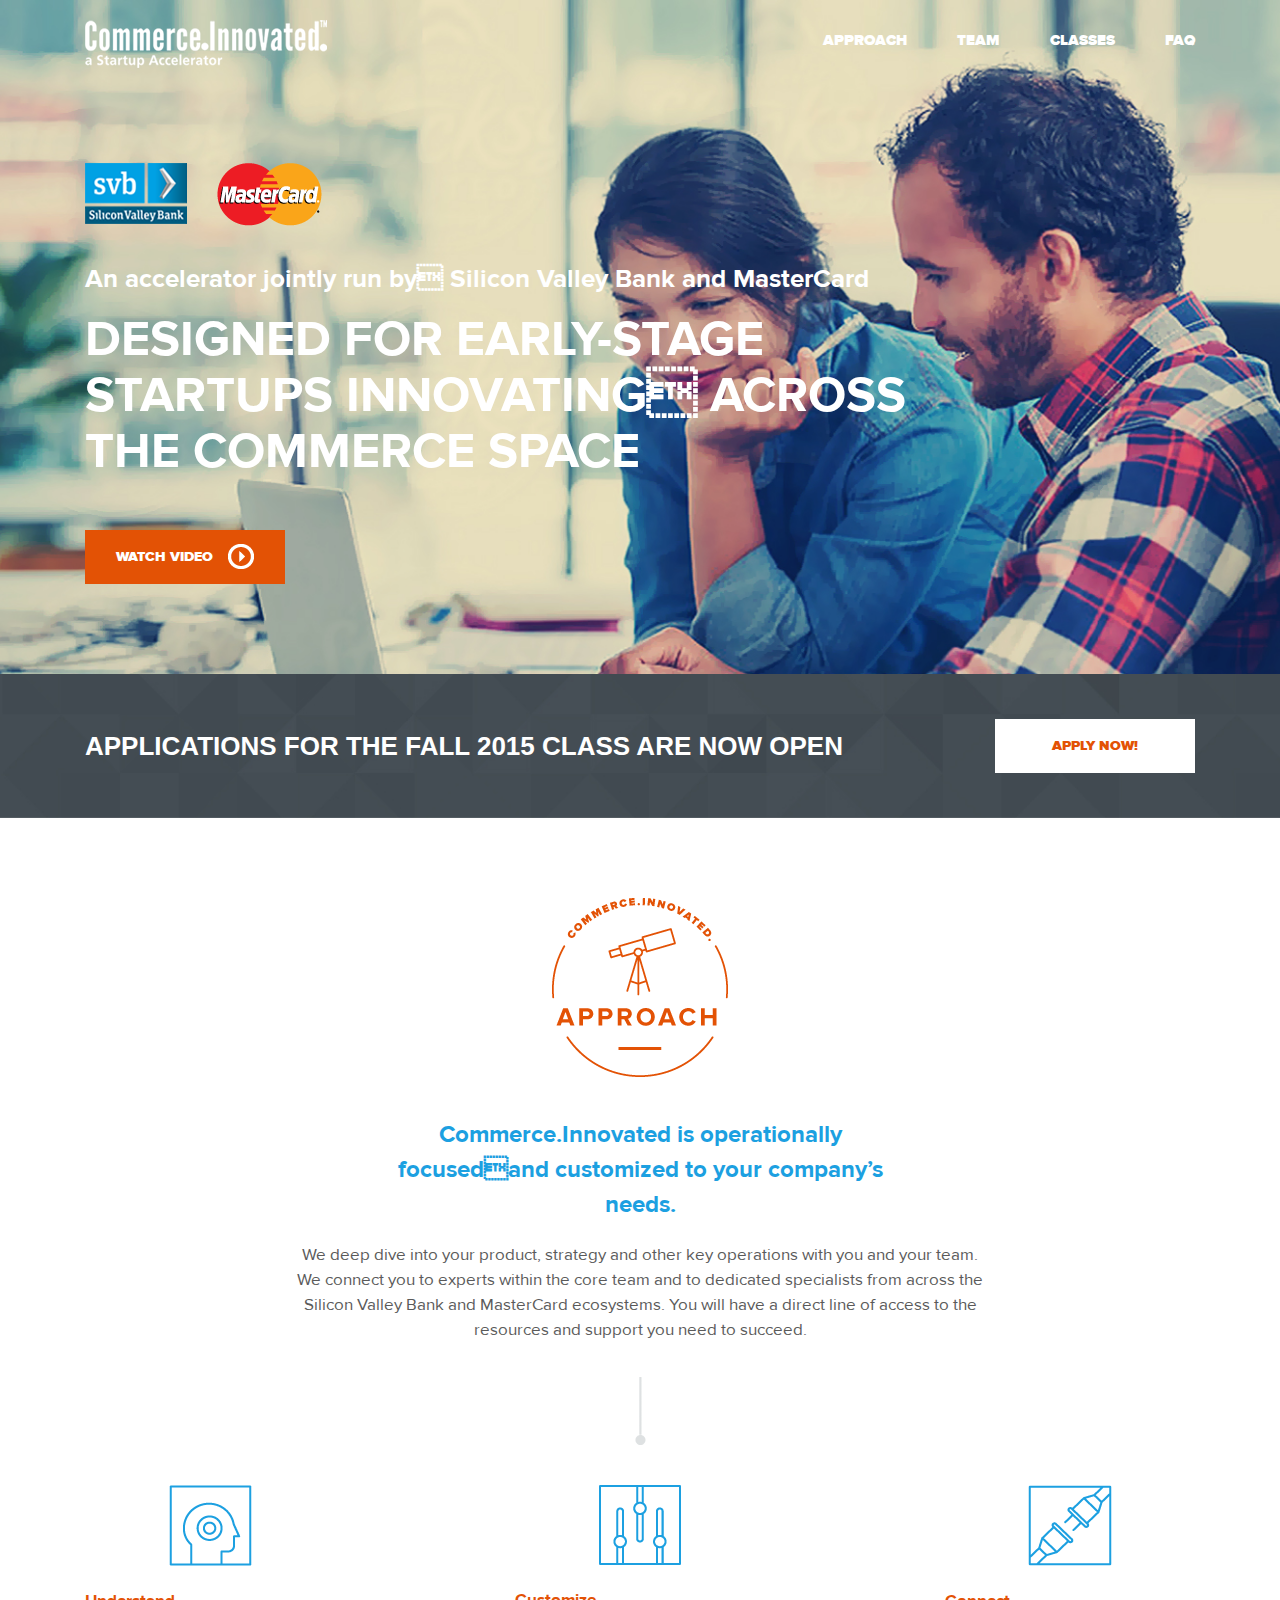
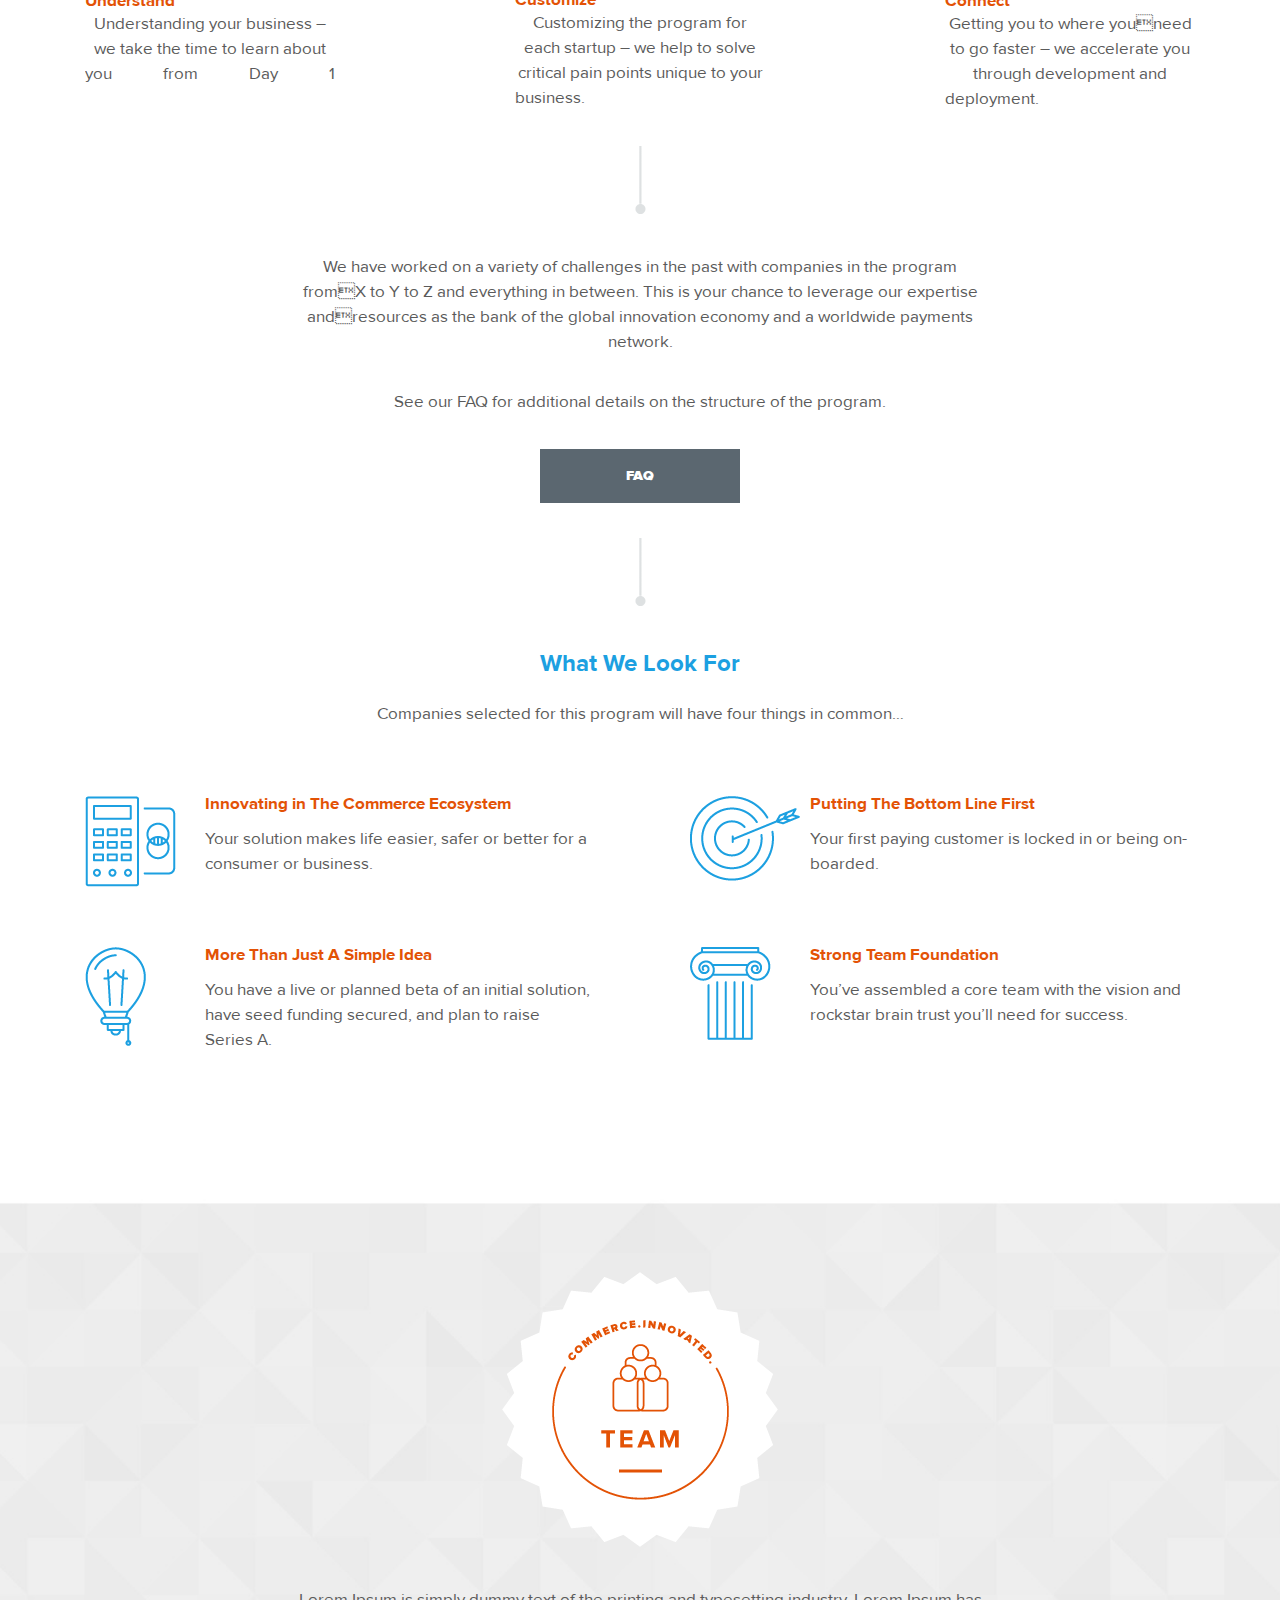
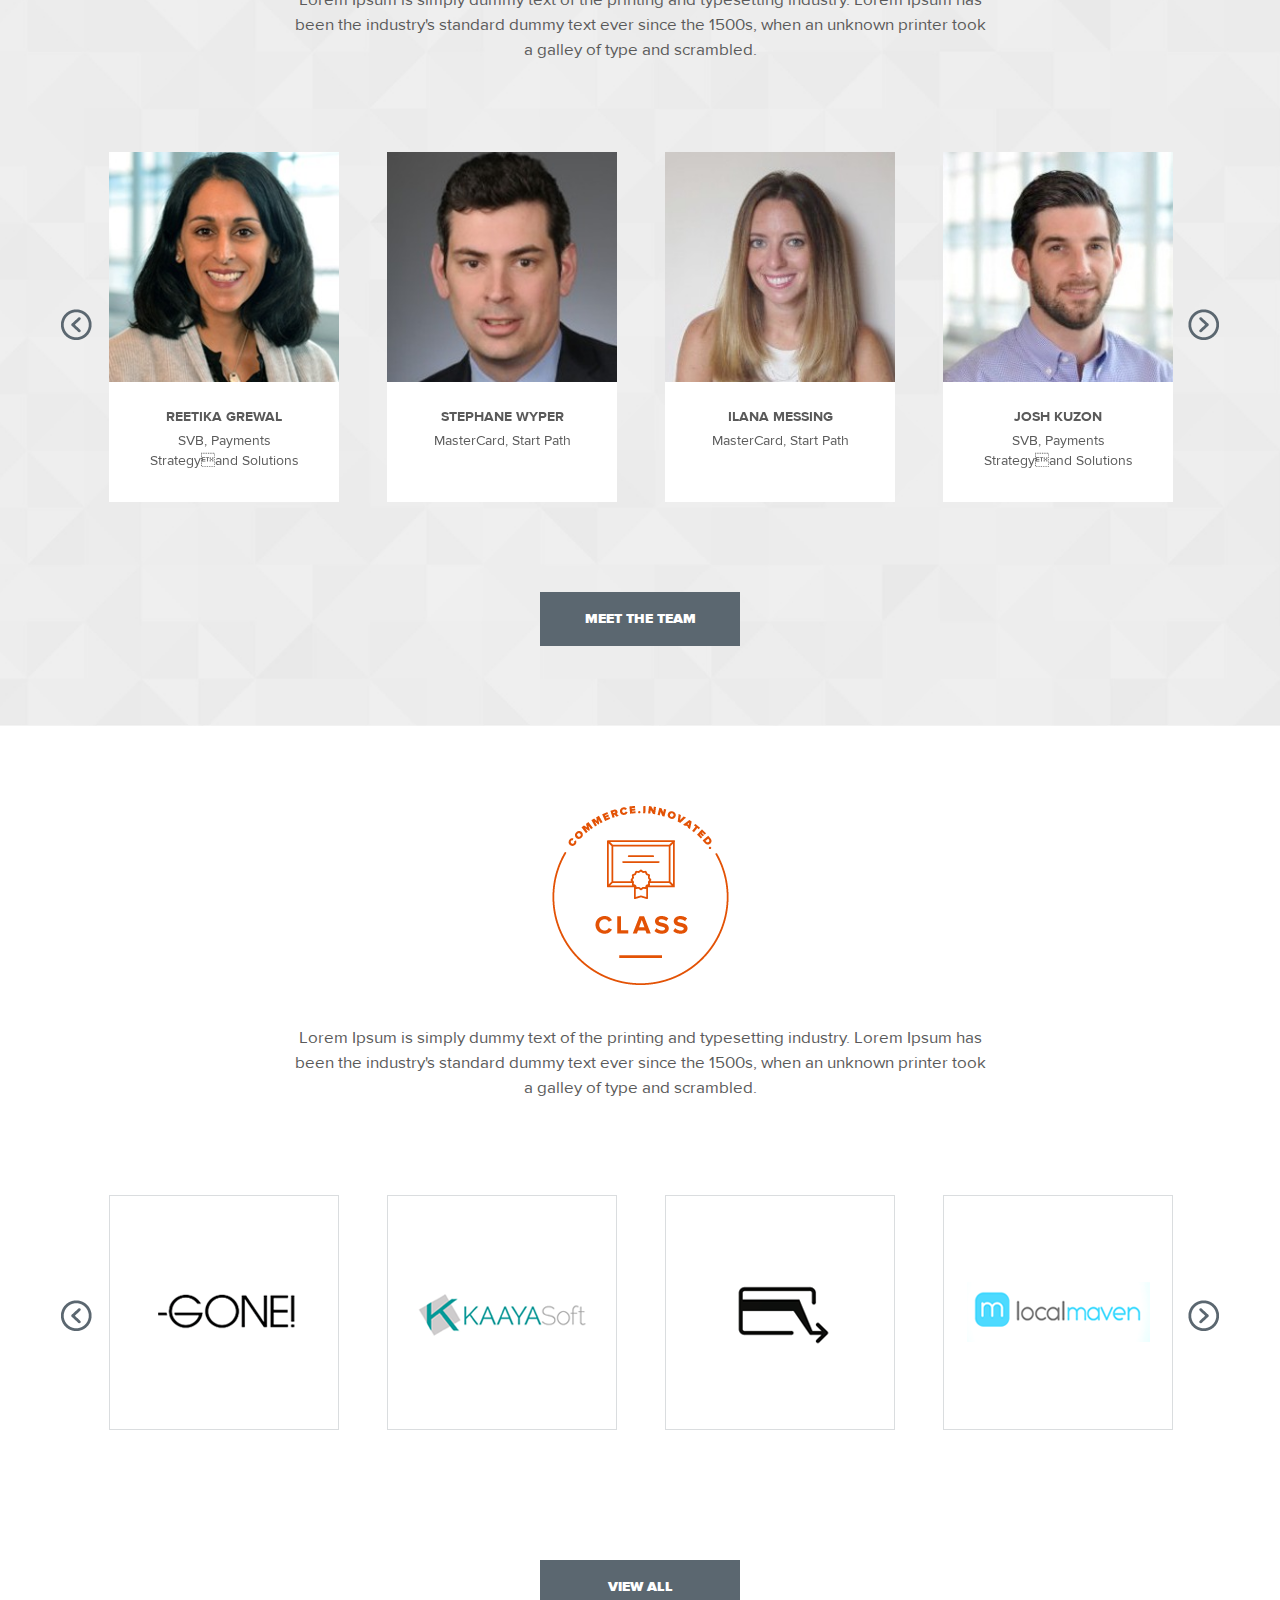
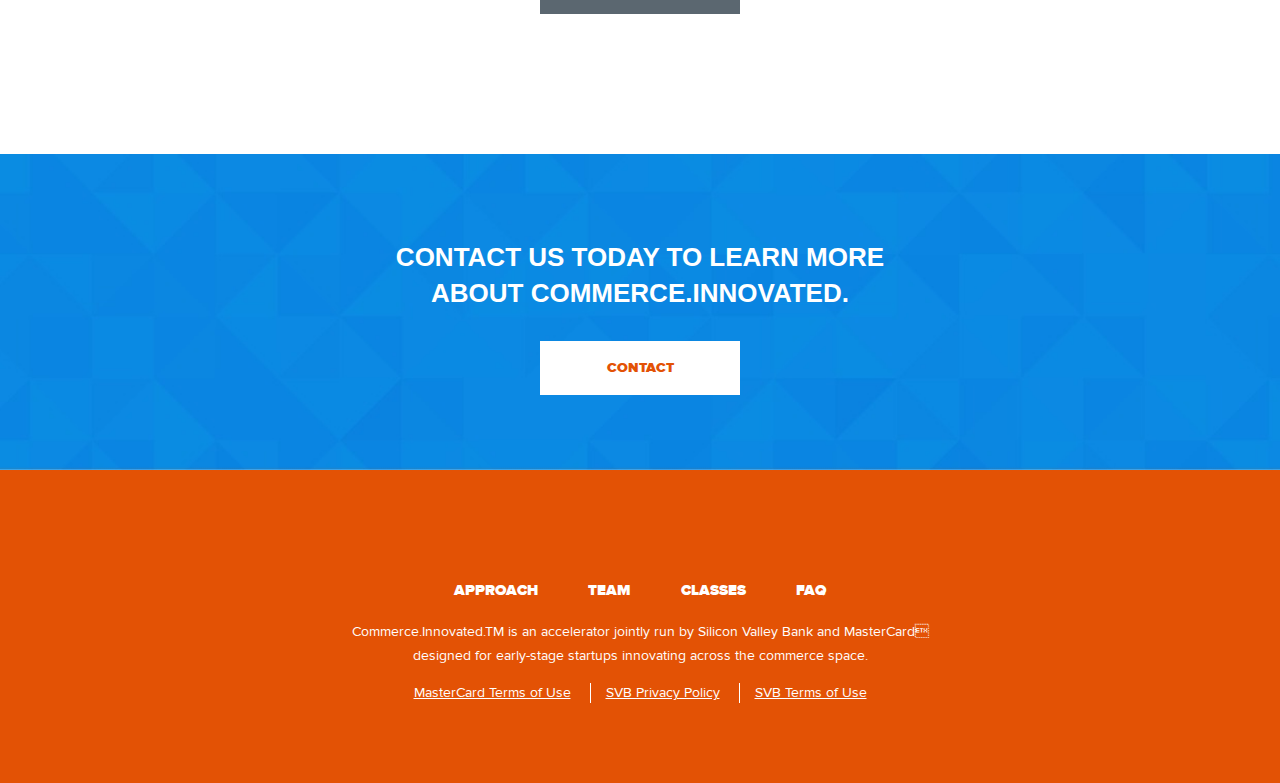
<file: index.html>
<!doctype html>
<html>
<head>
	<meta charset="utf-8">
	<title>Template</title>
	<meta name="viewport" content="width=device-width, initial-scale=1">
	<meta name="format-detection" content="telephone=no">
	<!-- theme color for android 5.0 -->
	<meta name="theme-color" content="#fff"> 
	<!-- <meta name="viewport" content="width=1200"> -->
	<!-- <meta name="viewport" content="initial-scale=1, user-scalable=no"> -->
	<link rel="stylesheet" media="all" href="css/screen.css" >
	<!--[if IE]><script src="js/html5shiv.js"></script><![endif]-->
</head>
<body>
	<!-- BEGIN  out-->
	<div class="out">
		<!-- BEGIN header -->
		<header class="header header_main">
			<div class="header__wrap">
				<div class="header__top">
					<div class="container">
						<div class="logo">
							<a href="#" class="logo__d"><img src="img/logo.png" alt=""></a>
							<a href="#" class="logo__m"><img src="img/logo-m.png" alt=""></a>
						</div>
						<a href="#" class="menu-mob js-menu-mob"><span></span></a>
						<div class="menu">
							<ul>
								<li><a href="#">Approach</a></li>
								<li><a href="#">team</a></li>
								<li><a href="#">classes</a></li>
								<li><a href="#">faq</a></li>
							</ul>
						</div>
					</div>
					<div class="menu menu_drop js-menu-drop">
						<ul>
							<li><a href="#">Approach</a></li>
							<li><a href="#">team</a></li>
							<li><a href="#">classes</a></li>
							<li><a href="#">faq</a></li>
						</ul>
					</div>
				</div>
				<div class="header__inner">
					<div class="container">
						<div class="cards">
							<a href="#"><img src="img/card1.png" alt=""></a>
							<a href="#"><img src="img/card2.png" alt=""></a>
						</div>
						<p>An accelerator jointly run by Silicon Valley Bank and MasterCard</p>
						<h1 class="h1">Designed for early-stage startups innovating across the commerce space</h1>
						<a href="https://www.youtube.com/watch?v=7YWTtCsvgvg" class="btn btn_orange js-video fancybox.iframe">WATCH VIDEO<span class="img-video"></span></a>
					</div>
				</div>
			</div>
			<a href="https://www.youtube.com/watch?v=7YWTtCsvgvg" class="btn btn_orange js-video fancybox.iframe">WATCH VIDEO<span class="img-video"></span></a>
			<div class="header__bottom">
				<div class="container">
					<h2 class="h2">Applications for the Fall 2015 Class are now open</h2>
					<a href="#" class="btn btn_white">APPLY NOW!</a>
				</div>
			</div>
		</header>
		<!-- END header -->
		<!-- BEGIN main -->
		<main class="main">
			<section class="main__wrap approach">
				<div class="container">
					<div class="main__logo">
						<span class="approach__logo"><p>Approach</p></span>
					</div>
					<div class="main__inner">
						<h3 class="h3">Commerce.Innovated is operationally focusedand customized to your company’s needs.</h3>
						<p>We deep dive into your product, strategy and other key operations with you and your team. We connect you to experts within the core team and to dedicated specialists from across the Silicon Valley Bank and MasterCard ecosystems. You will have a direct line of access to the resources and support you need to succeed.</p>
						<span class="line"></span>
					</div>
					<div class="main__inner">
						<div class="approach__inn">
							<ul>
								<li class="approach__text">
									<i class="understand"></i>
									<span>Understand</span>
									<p>Understanding your business –we take the time to learn about you from Day 1</p>
								</li>
								<li class="approach__text">
									<i class="customize"></i>
									<span>Customize</span>
									<p>Customizing the program for each startup – we help to solve critical pain points unique to your business.</p>
								</li>
								<li class="approach__text">
									<i class="connect"></i>
									<span>Connect</span>
									<p>Getting you to where youneed to go faster – we accelerate you through development and deployment.</p>
								</li>
							</ul>
						</div>
						<span class="line"></span>
					</div>
					<div class="main__inner">
						<p>We have worked on a variety of challenges in the past with companies in the program fromX to Y to Z and everything in between. This is your chance to leverage our expertise andresources as the bank of the global innovation economy and a worldwide payments network.</p>
						<p>See our FAQ for additional details on the structure of the program.</p>
						<a href="#" class="btn btn_gray">FAQ</a>
						<span class="line"></span>
					</div>
					<div class="main__inner">
						<h3 class="h3">What We Look For</h3>
						<p>Companies selected for this program will have four things in common…</p>
						<div class="approach__inner">
							<div class="approach__item">
								<div class="approach__img">
									<i class="item1"></i>
								</div>
								<div class="approach__text">
									<span>Innovating in The Commerce Ecosystem</span>
									<p>Your solution makes life easier, safer or better for a consumer or business.</p>
								</div>
							</div>
							<div class="approach__item">
								<div class="approach__img">
									<i class="item2"></i>
								</div>
								<div class="approach__text">
									<span>Putting The Bottom Line First</span>
									<p>Your first paying customer is locked in or being on-boarded.</p>
								</div>
							</div>
							<div class="approach__item">
								<div class="approach__img">
									<i class="item3"></i>
								</div>
								<div class="approach__text">
									<span>More Than Just A Simple Idea</span>
									<p>You have a live or planned beta of an initial solution, have seed funding secured, and plan to raise Series A.</p>
								</div>
							</div>
							<div class="approach__item">
								<div class="approach__img">
									<i class="item4"></i>
								</div>
								<div class="approach__text">
									<span>Strong Team Foundation</span>
									<p>You’ve assembled a core team with the vision and rockstar brain trust you’ll need for success.</p>
								</div>
							</div>
						</div>
					</div>
				</div>
			</section>
			<section class="main__wrap team">
				<div class="container">
					<div class="main__logo">
						<span class="team__logo"><p>Team</p></span>
					</div>
					<div class="main__inner">
						<p>Lorem Ipsum is simply dummy text of the printing and typesetting industry. Lorem Ipsum has been the industry's standard dummy text ever since the 1500s, when an unknown printer took a galley of type and scrambled.</p>
					</div>
				</div>
				<div class="team__slider">
					<div class="slider js-slider">
						<a href="#" class="slide-wrap">
							<div class="slide">
								<div class="slide__img">
									<img src="img/person1.jpg" alt="">
									<div class="slide__hover">
										<img src="img/slider-hover.jpg" alt="">
										<p>LEARN MORE</p>
									</div>
								</div>
								<div class="slide__text">
									<span>Reetika Grewal</span>
									<p>SVB, Payments Strategyand Solutions</p>
								</div>
							</div>
						</a>
						<a href="#" class="slide-wrap">
							<div class="slide">
								<div class="slide__img">
									<img src="img/person2.jpg" alt="">
									<div class="slide__hover">
										<img src="img/slider-hover.jpg" alt="">
										<p>LEARN MORE</p>
									</div>
								</div>
								<div class="slide__text">
									<span>Stephane Wyper</span>
									<p>MasterCard, Start Path</p>
								</div>
							</div>
						</a>
						<a href="#" class="slide-wrap">
							<div class="slide">
								<div class="slide__img">
									<img src="img/person3.jpg" alt="">
									<div class="slide__hover">
										<img src="img/slider-hover.jpg" alt="">
										<p>LEARN MORE</p>
									</div>
								</div>
								<div class="slide__text">
									<span>Ilana Messing</span>
									<p>MasterCard, Start Path</p>
								</div>
							</div>
						</a>
						<a href="#" class="slide-wrap">
							<div class="slide">
								<div class="slide__img">
									<img src="img/person4.jpg" alt="">
									<div class="slide__hover">
										<img src="img/slider-hover.jpg" alt="">
										<p>LEARN MORE</p>
									</div>
								</div>
								<div class="slide__text">
									<span>Josh Kuzon</span>
									<p>SVB, Payments Strategyand Solutions</p>
								</div>
							</div>
						</a>
						<a href="#" class="slide-wrap">
							<div class="slide">
								<div class="slide__img">
									<img src="img/person1.jpg" alt="">
									<div class="slide__hover">
										<img src="img/slider-hover.jpg" alt="">
										<p>LEARN MORE</p>
									</div>
								</div>
								<div class="slide__text">
									<span>Reetika Grewal</span>
									<p>SVB, Payments Strategyand Solutions</p>
								</div>
							</div>
						</a>
						<a href="#" class="slide-wrap">
							<div class="slide">
								<div class="slide__img">
									<img src="img/person2.jpg" alt="">
									<div class="slide__hover">
										<img src="img/slider-hover.jpg" alt="">
										<p>LEARN MORE</p>
									</div>
								</div>
								<div class="slide__text">
									<span>Stephane Wyper</span>
									<p>MasterCard, Start Path</p>
								</div>
							</div>
						</a>
						<a href="#" class="slide-wrap">
							<div class="slide">
								<div class="slide__img">
									<img src="img/person3.jpg" alt="">
									<div class="slide__hover">
										<img src="img/slider-hover.jpg" alt="">
										<p>LEARN MORE</p>
									</div>
								</div>
								<div class="slide__text">
									<span>Ilana Messing</span>
									<p>MasterCard, Start Path</p>
								</div>
							</div>
						</a>
						<a href="#" class="slide-wrap">
							<div class="slide">
								<div class="slide__img">
									<img src="img/person4.jpg" alt="">
									<div class="slide__hover">
										<img src="img/slider-hover.jpg" alt="">
										<p>LEARN MORE</p>
									</div>
								</div>
								<div class="slide__text">
									<span>Josh Kuzon</span>
									<p>SVB, Payments Strategyand Solutions</p>
								</div>
							</div>
						</a>
					</div>
				</div>
				<a href="#" class="btn btn_gray">MEET THE TEAM</a>
			</section>
			<section class="main__wrap class">
				<div class="container">
					<div class="main__logo">
						<span class="class__logo"><p>Class</p></span>
					</div>
					<div class="main__inner">
						<p>Lorem Ipsum is simply dummy text of the printing and typesetting industry. Lorem Ipsum has been the industry's standard dummy text ever since the 1500s, when an unknown printer took a galley of type and scrambled.</p>
					</div>
				</div>
				<div class="class__inn">
					<div class="class__wrap js-class">
						<a href="#"><img src="img/class1.png" alt=""></a>
						<a href="#"><img src="img/class2.png" alt=""></a>
						<a href="#"><img src="img/class3.png" alt=""></a>
						<a href="#"><img src="img/class4.png" alt=""></a>
						<a href="#"><img src="img/class1.png" alt=""></a>
						<a href="#"><img src="img/class2.png" alt=""></a>
						<a href="#"><img src="img/class3.png" alt=""></a>
						<a href="#"><img src="img/class4.png" alt=""></a>
					</div>
				</div>
				<a href="#" class="btn btn_gray">VIEW ALL</a>
			</section>
		</main>
		<!-- END main -->
	</div>
	<!-- END out-->
	<!-- BEGIN footer -->
	<footer class="footer">
		<div class="footer__top">
			<div class="container">
				<h2 class="h2">contact us today to learn more about commerce.innovated.</h2>
				<a href="#" class="btn btn_white">Contact</a>
			</div>
		</div>
		<div class="footer__bottom">
			<div class="container">
				<div class="menu">
					<ul>
						<li><a href="#">Approach</a></li>
						<li><a href="#">team</a></li>
						<li><a href="#">classes</a></li>
						<li><a href="#">faq</a></li>
					</ul>
				</div>
				<span class="tm">Commerce.Innovated.TM is an accelerator jointly run by Silicon Valley Bank and MasterCard <br>designed for early-stage startups innovating across the commerce space.</span>
				<div class="footer__menu">
					<ul>
						<li><a href="#">MasterCard Terms of Use</a></li>
						<li><a href="#">SVB Privacy Policy</a></li>
						<li><a href="#">SVB Terms of Use</a></li>
					</ul>
				</div>
			</div>
		</div>
	</footer>
	<!-- END footer -->
<!-- load scripts -->
<script src="js/lib/head.js" data-headjs-load="js/init.js"></script>
</body>
</html>
</file>
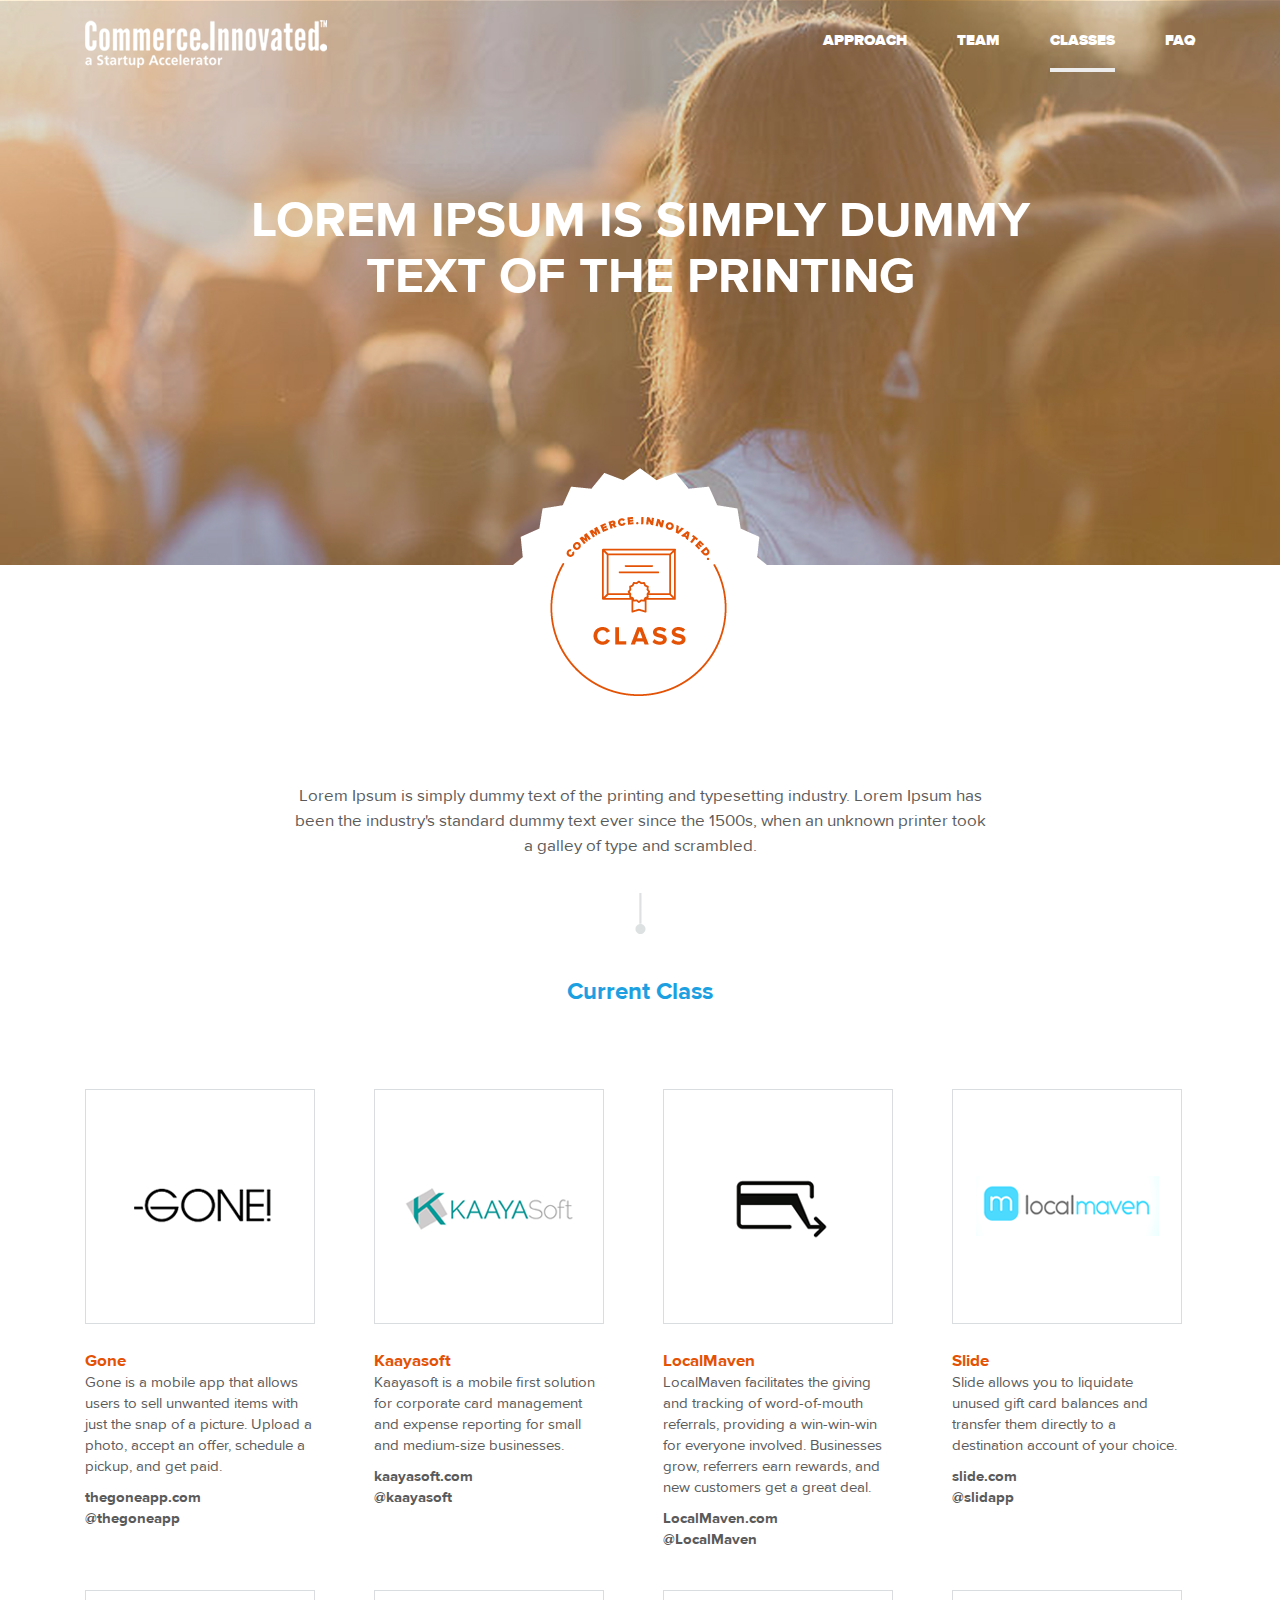
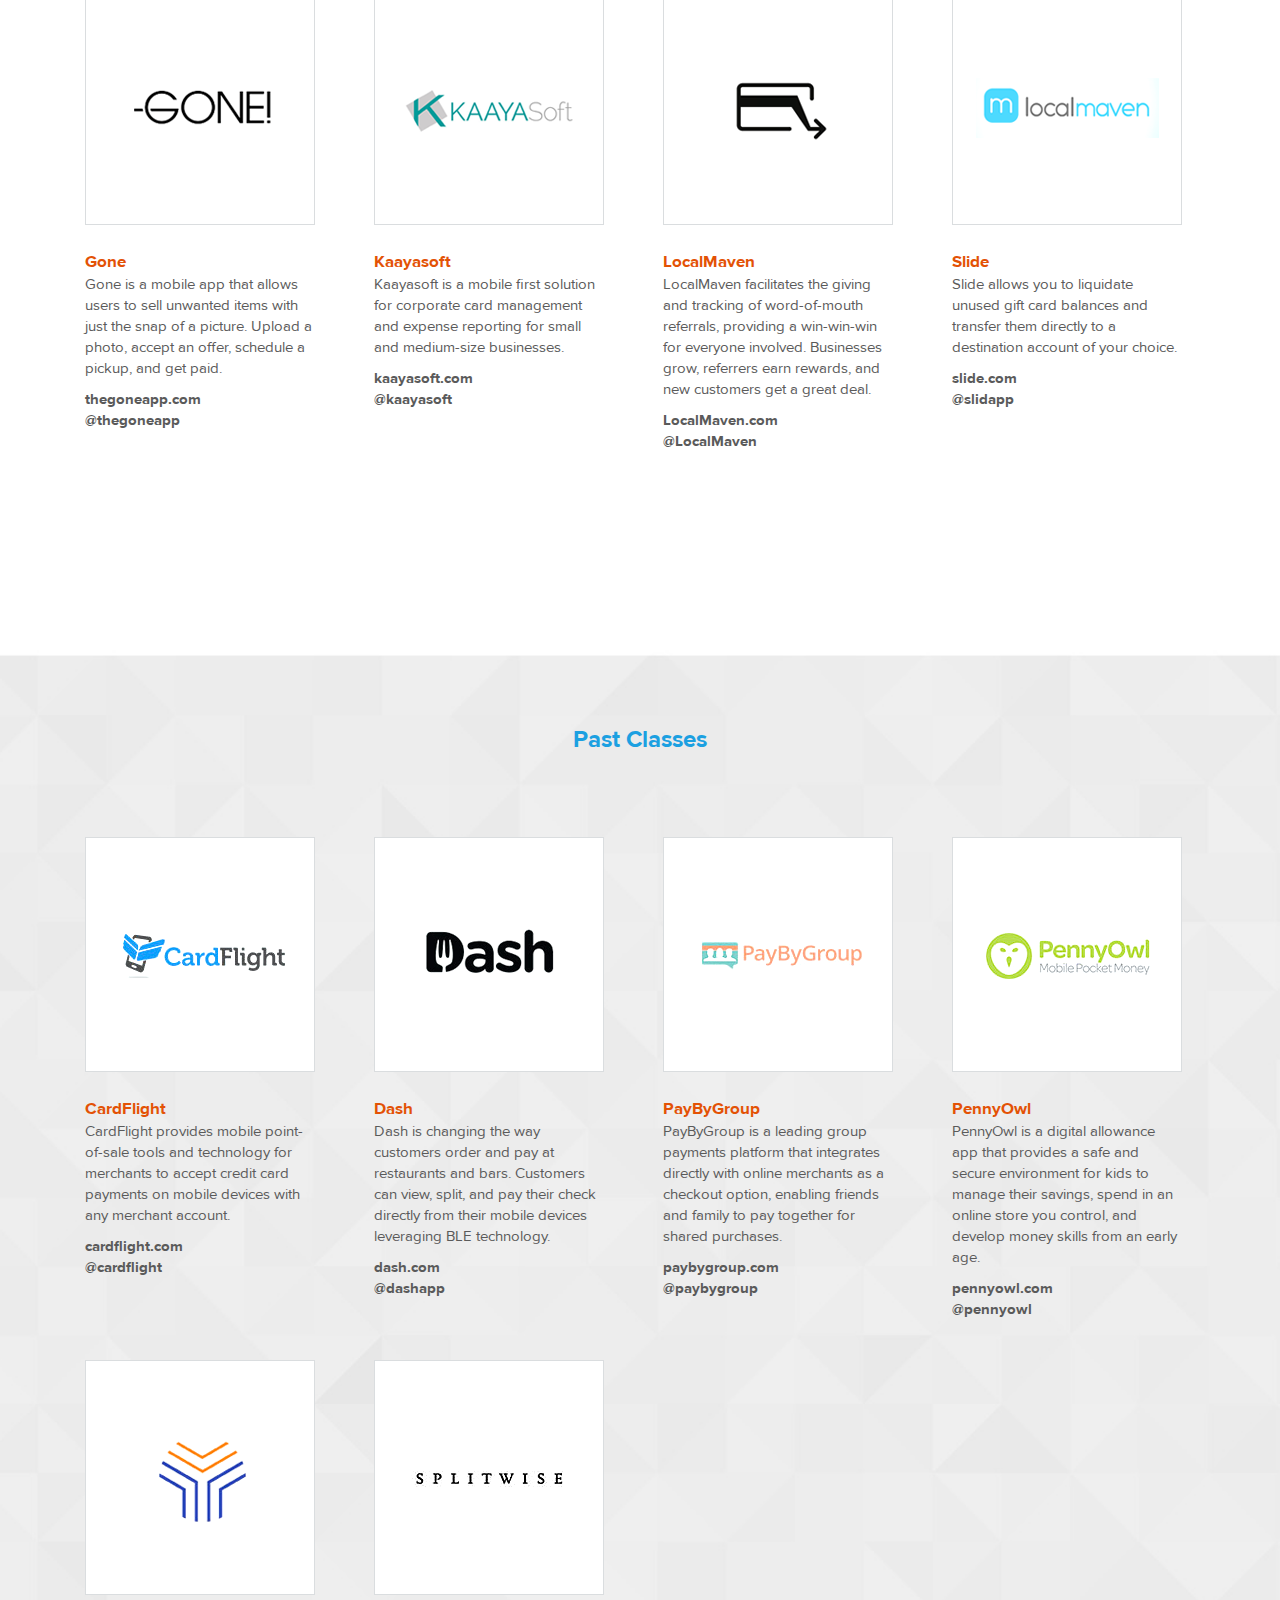
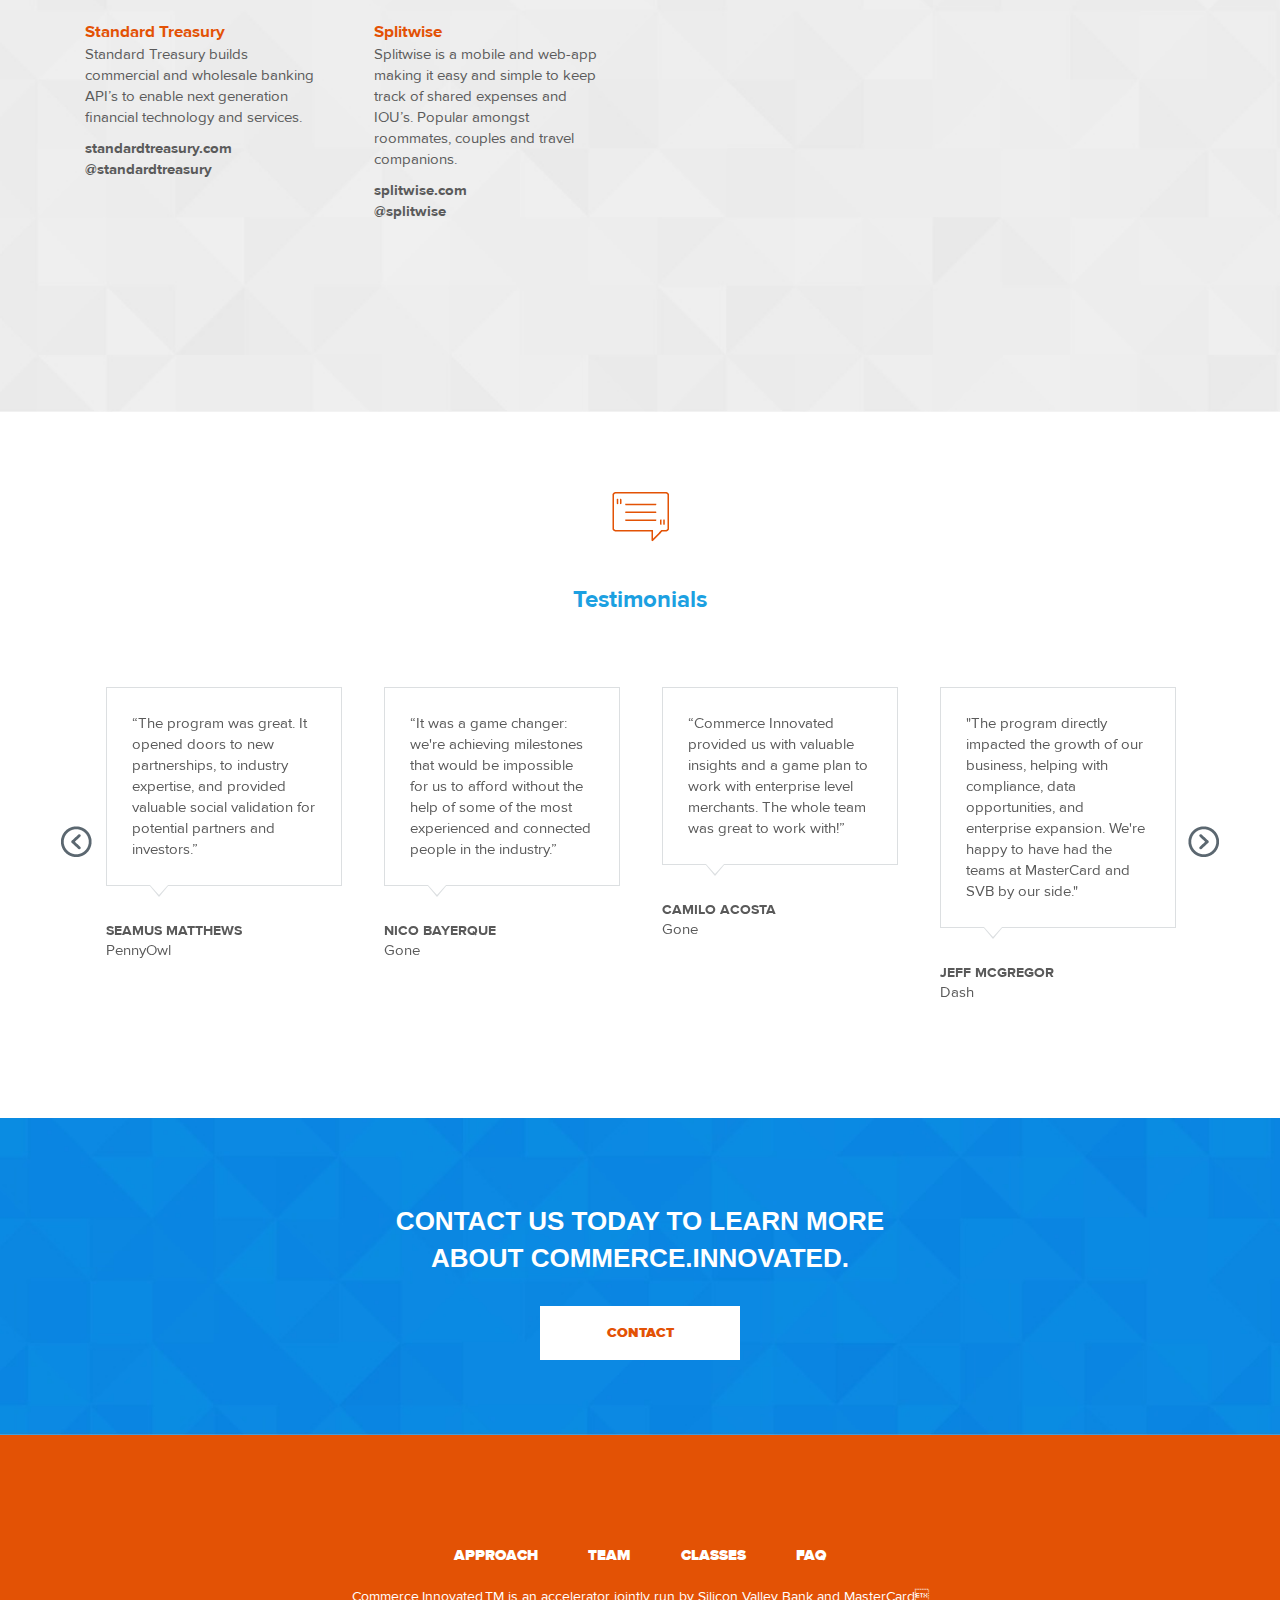
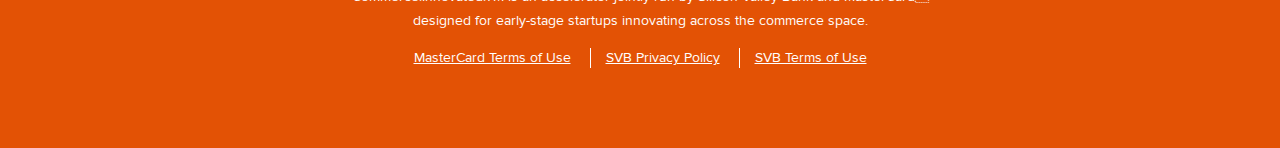
<file: classes.html>
<!doctype html>
<html>
<head>
	<meta charset="utf-8">
	<title>Template</title>
	<meta name="viewport" content="width=device-width, initial-scale=1">
	<meta name="format-detection" content="telephone=no">
	<!-- theme color for android 5.0 -->
	<meta name="theme-color" content="#fff"> 
	<!-- <meta name="viewport" content="width=1200"> -->
	<!-- <meta name="viewport" content="initial-scale=1, user-scalable=no"> -->
	<link rel="stylesheet" media="all" href="css/screen.css" >
	<!--[if IE]><script src="js/html5shiv.js"></script><![endif]-->
</head>
<body>
	<!-- BEGIN  out-->
	<div class="out">
		<!-- BEGIN header -->
		<header class="header header_classes">
			<div class="header__wrap">
				<div class="header__top">
					<div class="container">
						<div class="logo">
							<a href="#" class="logo__d"><img src="img/logo.png" alt=""></a>
							<a href="#" class="logo__m"><img src="img/logo-m.png" alt=""></a>
						</div>
						<a href="#" class="menu-mob js-menu-mob"><span></span></a>
						<div class="menu">
							<ul>
								<li><a href="#">Approach</a></li>
								<li><a href="#">team</a></li>
								<li><a href="#" class="is-active">classes</a></li>
								<li><a href="#">faq</a></li>
							</ul>
						</div>
					</div>
					<div class="menu menu_drop js-menu-drop">
						<ul>
							<li><a href="#">Approach</a></li>
							<li><a href="#">team</a></li>
							<li><a href="#">classes</a></li>
							<li><a href="#">faq</a></li>
						</ul>
					</div>
				</div>
				<div class="header__inner">
					<div class="container">
						<h1 class="h1">Lorem Ipsum is simply dummy text of the printing</h1>
					</div>
				</div>
			</div>
		</header>
		<!-- END header -->
		<!-- BEGIN main -->
		<main class="main">
			<section class="main__wrap class classes">
				<div class="container">
					<div class="main__logo">
						<span class="class__logo"><p>Class</p></span>
					</div>
					<div class="main__inner">
						<p>Lorem Ipsum is simply dummy text of the printing and typesetting industry. Lorem Ipsum has been the industry's standard dummy text ever since the 1500s, when an unknown printer took a galley of type and scrambled.</p>
						<div class="line line_s"></div>
						<h3 class="h3">Current Class</h3>
					</div>
				</div>
				<div class="class__inn">
					<div class="class__wrap js-classes">
						<div class="class__item">
							<div class="class__img"><img src="img/class1.png" alt=""></div>
							<div class="class__text">
								<span>Gone</span>
								<p>Gone is a mobile app that allows users to sell unwanted items with just the snap of a picture. Upload a photo, accept an offer, schedule a pickup, and get paid.</p>
								<a href="#">thegoneapp.com</a>
								<a href="#">@thegoneapp</a>
							</div>
						</div>
						<div class="class__item">
							<div class="class__img"><img src="img/class2.png" alt=""></div>
							<div class="class__text">
								<span>Kaayasoft</span>
								<p>Kaayasoft is a mobile first solution for corporate card management and expense reporting for small and medium-size businesses.</p>
								<a href="#">kaayasoft.com</a>
								<a href="#">@kaayasoft</a>
							</div>
						</div>
						<div class="class__item">
							<div class="class__img"><img src="img/class3.png" alt=""></div>
							<div class="class__text">
								<span>LocalMaven</span>
								<p>LocalMaven facilitates the giving and tracking of word-of-mouth referrals, providing a win-win-win for everyone involved. Businesses grow, referrers earn rewards, and new customers get a great deal. </p>
								<a href="#">LocalMaven.com</a>
								<a href="#">@LocalMaven</a>
							</div>
						</div>
						<div class="class__item">
							<div class="class__img"><img src="img/class4.png" alt=""></div>
							<div class="class__text">
								<span>Slide</span>
								<p>Slide allows you to liquidate unused gift card balances and transfer them directly to a destination account of your choice.</p>
								<a href="#">slide.com</a>
								<a href="#">@slidapp</a>
							</div>
						</div>
						<div class="class__item">
							<div class="class__img"><img src="img/class1.png" alt=""></div>
							<div class="class__text">
								<span>Gone</span>
								<p>Gone is a mobile app that allows users to sell unwanted items with just the snap of a picture. Upload a photo, accept an offer, schedule a pickup, and get paid.</p>
								<a href="#">thegoneapp.com</a>
								<a href="#">@thegoneapp</a>
							</div>
						</div>
						<div class="class__item">
							<div class="class__img"><img src="img/class2.png" alt=""></div>
							<div class="class__text">
								<span>Kaayasoft</span>
								<p>Kaayasoft is a mobile first solution for corporate card management and expense reporting for small and medium-size businesses.</p>
								<a href="#">kaayasoft.com</a>
								<a href="#">@kaayasoft</a>
							</div>
						</div>
						<div class="class__item">
							<div class="class__img"><img src="img/class3.png" alt=""></div>
							<div class="class__text">
								<span>LocalMaven</span>
								<p>LocalMaven facilitates the giving and tracking of word-of-mouth referrals, providing a win-win-win for everyone involved. Businesses grow, referrers earn rewards, and new customers get a great deal. </p>
								<a href="#">LocalMaven.com</a>
								<a href="#">@LocalMaven</a>
							</div>
						</div>
						<div class="class__item">
							<div class="class__img"><img src="img/class4.png" alt=""></div>
							<div class="class__text">
								<span>Slide</span>
								<p>Slide allows you to liquidate unused gift card balances and transfer them directly to a destination account of your choice.</p>
								<a href="#">slide.com</a>
								<a href="#">@slidapp</a>
							</div>
						</div>
					</div>
				</div>
			</section>
			<section class="main__wrap class past-classes">
				<div class="container">
					<div class="main__inner">
						<h3 class="h3">Past Classes</h3>
					</div>
				</div>
				<div class="class__inn">
					<div class="class__wrap js-classes">
						<div class="class__item">
							<div class="class__img"><img src="img/class5.png" alt=""></div>
							<div class="class__text">
								<span>CardFlight</span>
								<p>CardFlight provides mobile point-of-sale tools and technology for merchants to accept credit card payments on mobile devices with any merchant account.</p>
								<a href="#">cardflight.com</a>
								<a href="#">@cardflight</a>
							</div>
						</div>
						<div class="class__item">
							<div class="class__img"><img src="img/class6.png" alt=""></div>
							<div class="class__text">
								<span>Dash</span>
								<p>Dash is changing the way customers order and pay at restaurants and bars. Customers can view, split, and pay their check directly from their mobile devices leveraging BLE technology.</p>
								<a href="#">dash.com</a>
								<a href="#">@dashapp</a>
							</div>
						</div>
						<div class="class__item">
							<div class="class__img"><img src="img/class7.png" alt=""></div>
							<div class="class__text">
								<span>PayByGroup</span>
								<p>PayByGroup is a leading group payments platform that integrates directly with online merchants as a checkout option, enabling friends and family to pay together for shared purchases. </p>
								<a href="#">paybygroup.com</a>
								<a href="#">@paybygroup</a>
							</div>
						</div>
						<div class="class__item">
							<div class="class__img"><img src="img/class8.png" alt=""></div>
							<div class="class__text">
								<span>PennyOwl</span>
								<p>PennyOwl is a digital allowance app that provides a safe and secure environment for kids to manage their savings, spend in an online store you control, and develop money skills from an early age.</p>
								<a href="#">pennyowl.com</a>
								<a href="#">@pennyowl</a>
							</div>
						</div>
						<div class="class__item">
							<div class="class__img"><img src="img/class9.png" alt=""></div>
							<div class="class__text">
								<span>Standard Treasury</span>
								<p>Standard Treasury builds commercial and wholesale banking API’s to enable next generation financial technology and services.</p>
								<a href="#">standardtreasury.com</a>
								<a href="#">@standardtreasury</a>
							</div>
						</div>
						<div class="class__item">
							<div class="class__img"><img src="img/class10.png" alt=""></div>
							<div class="class__text">
								<span>Splitwise</span>
								<p>Splitwise is a mobile and web-app making it easy and simple to keep track of shared expenses and IOU’s. Popular amongst roommates, couples and travel companions.</p>
								<a href="#">splitwise.com</a>
								<a href="#">@splitwise</a>
							</div>
						</div>
					</div>
				</div>
			</section>
			<section class="main__wrap class testimonials">
				<div class="container">
					<div class="main__logo">
						<span class="testimonials__logo"></span>
					</div>
					<div class="main__inner">
						<h3 class="h3">Testimonials</h3>
					</div>
				</div>
				<div class="testimonials__inn">
					<div class="testimonials__wrap js-class">
						<div class="testimonials__item">
							<div class="testimonials__post">
								<p>“The program was great. It opened doors to new partnerships, to industry expertise, and provided valuable social validation for potential partners and investors.” </p>
							</div>
							<span>Seamus Matthews</span>
							<p>PennyOwl</p>
						</div>
						<div class="testimonials__item">
							<div class="testimonials__post">
								<p>“It was a game changer: we're achieving milestones that would be impossible for us to afford without the help of some of the most experienced and connected people in the industry.”</p>
							</div>
							<span>Nico Bayerque</span>
							<p>Gone</p>
						</div>
						<div class="testimonials__item">
							<div class="testimonials__post">
								<p>“Commerce Innovated provided us with valuable insights and a game plan to work with enterprise level merchants. The whole team was great to work with!”</p>
							</div>
							<span>Camilo Acosta</span>
							<p>Gone</p>
						</div>
						<div class="testimonials__item">
							<div class="testimonials__post">
								<p>"The program directly impacted the growth of our business, helping with compliance, data opportunities, and enterprise expansion. We're happy to have had the teams at MasterCard and SVB by our side." </p>
							</div>
							<span>Jeff McGregor</span>
							<p>Dash</p>
						</div>
						<div class="testimonials__item">
							<div class="testimonials__post">
								<p>“The program has been nothing short of a game-changer for our company. The access to relevant industry experts and cutting-edge payment capabilities has been hugely beneficial.” </p>
							</div>
							<span>Mike Morris</span>
							<p>Slider</p>
						</div>
						<div class="testimonials__item">
							<div class="testimonials__post">
								<p>“Commerce Innovated has been a great experience. We got access to resources across the organizations and introductions to a wide range of prospective customers and industry partners.” </p>
							</div>
							<span>Derek Webster</span>
							<p>CardFlight</p>
						</div>
					</div>
				</div>
			</section>
		</main>
		<!-- END main -->
	</div>
	<!-- END out-->
	<!-- BEGIN footer -->
	<footer class="footer">
		<div class="footer__top">
			<div class="container">
				<h2 class="h2">contact us today to learn more about commerce.innovated.</h2>
				<a href="#" class="btn btn_white">Contact</a>
			</div>
		</div>
		<div class="footer__bottom">
			<div class="container">
				<div class="menu">
					<ul>
						<li><a href="#">Approach</a></li>
						<li><a href="#">team</a></li>
						<li><a href="#">classes</a></li>
						<li><a href="#">faq</a></li>
					</ul>
				</div>
				<span class="tm">Commerce.Innovated.TM is an accelerator jointly run by Silicon Valley Bank and MasterCard <br>designed for early-stage startups innovating across the commerce space.</span>
				<div class="footer__menu">
					<ul>
						<li><a href="#">MasterCard Terms of Use</a></li>
						<li><a href="#">SVB Privacy Policy</a></li>
						<li><a href="#">SVB Terms of Use</a></li>
					</ul>
				</div>
			</div>
		</div>
	</footer>
	<!-- END footer -->
<!-- load scripts -->
<script src="js/lib/head.js" data-headjs-load="js/init.js"></script>
</body>
</html>
</file>
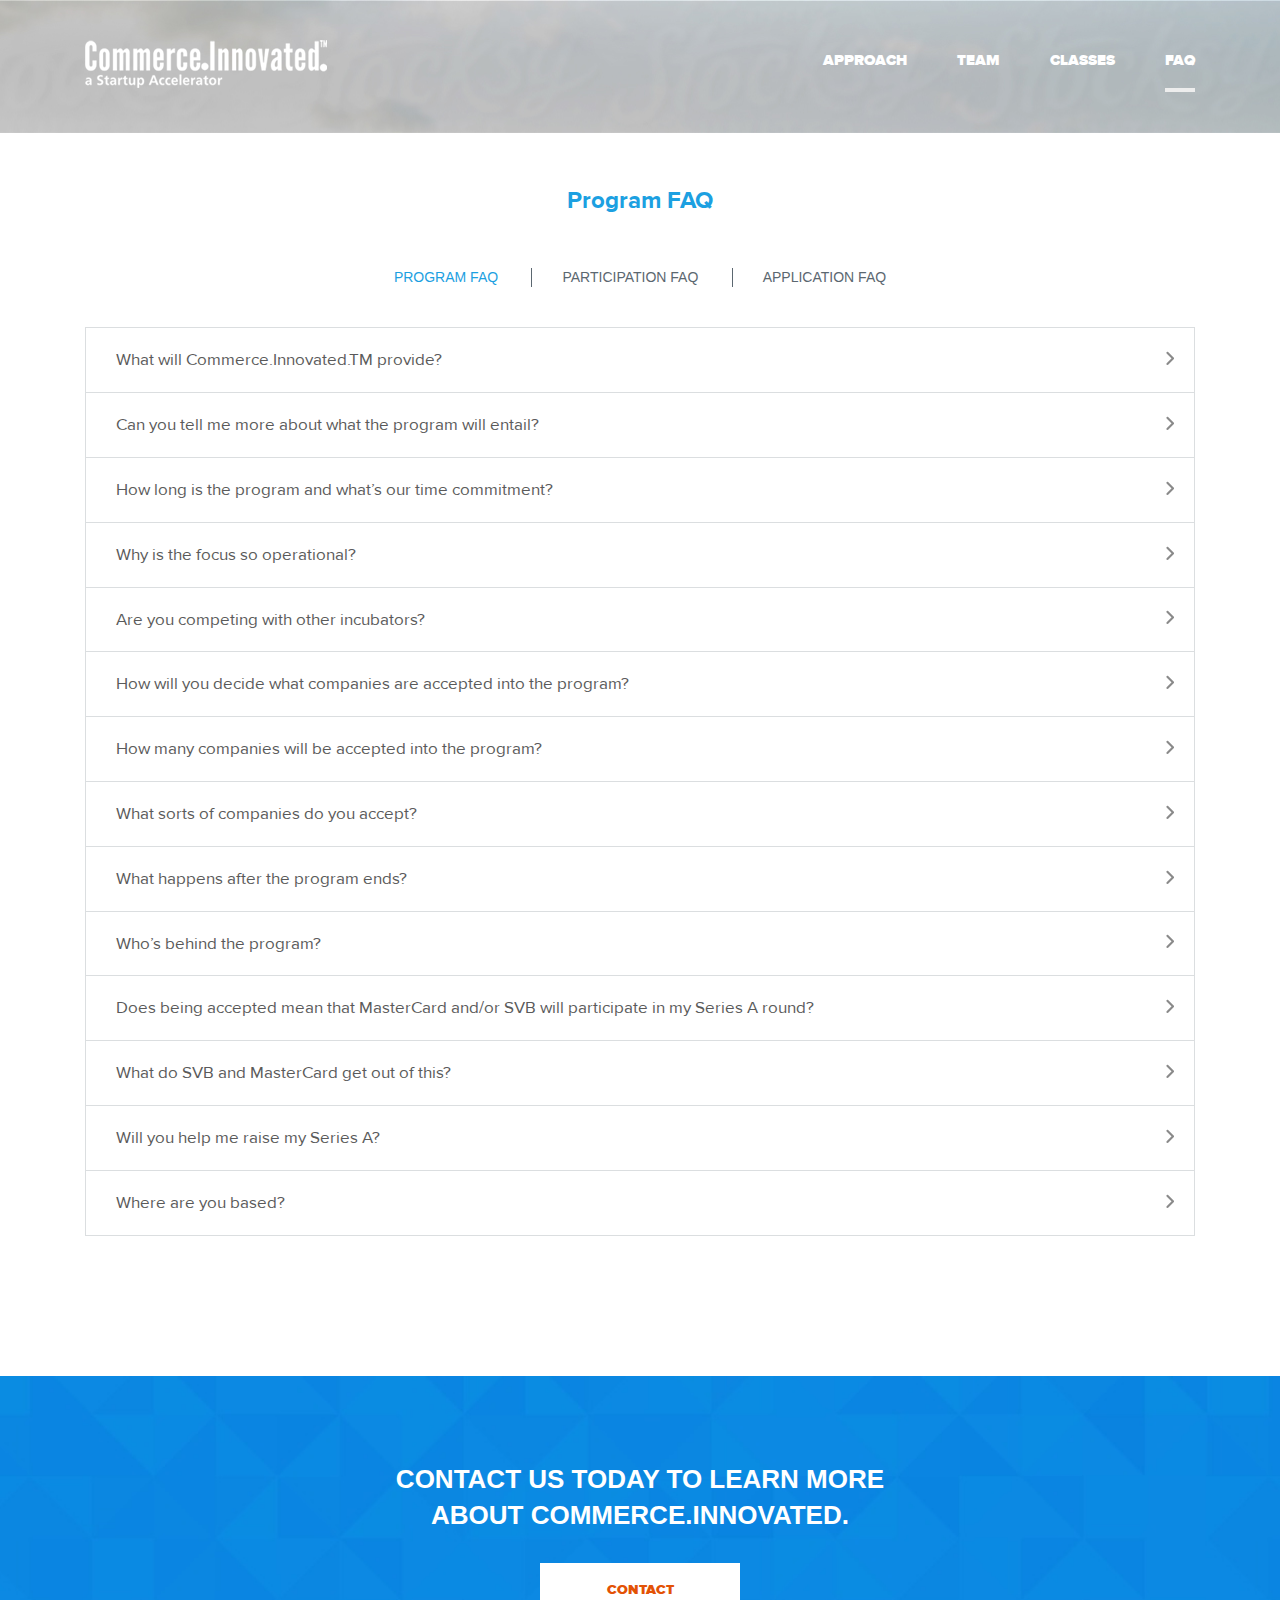
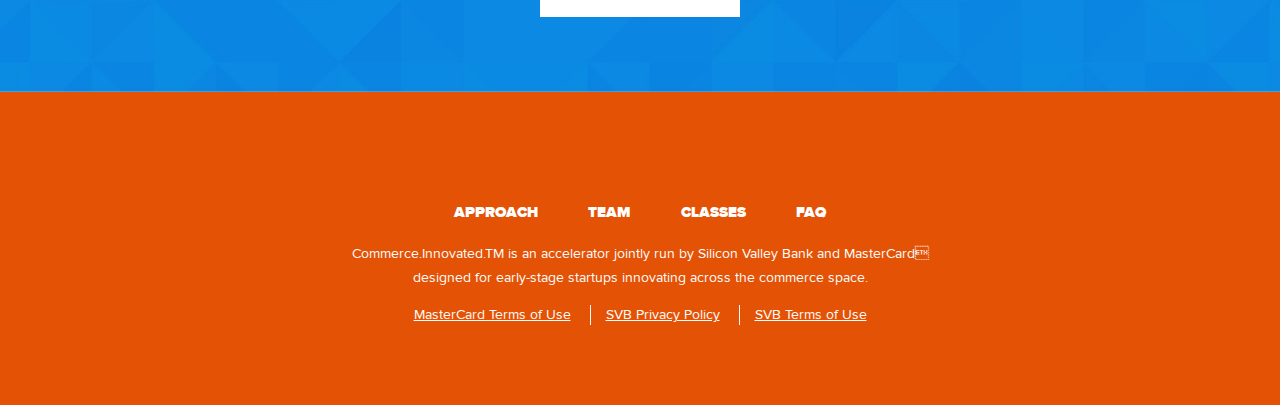
<file: faq.html>
<!doctype html>
<html>
<head>
	<meta charset="utf-8">
	<title>Template</title>
	<meta name="viewport" content="width=device-width, initial-scale=1">
	<meta name="format-detection" content="telephone=no">
	<!-- theme color for android 5.0 -->
	<meta name="theme-color" content="#fff"> 
	<!-- <meta name="viewport" content="width=1200"> -->
	<!-- <meta name="viewport" content="initial-scale=1, user-scalable=no"> -->
	<link rel="stylesheet" media="all" href="css/screen.css" >
	<!--[if IE]><script src="js/html5shiv.js"></script><![endif]-->
</head>
<body>
	<!-- BEGIN  out-->
	<div class="out">
		<!-- BEGIN header -->
		<header class="header header_faq">
			<div class="header__wrap">
				<div class="header__top">
					<div class="container">
						<div class="logo">
							<a href="#" class="logo__d"><img src="img/logo.png" alt=""></a>
							<a href="#" class="logo__m"><img src="img/logo-m.png" alt=""></a>
						</div>
						<a href="#" class="menu-mob js-menu-mob"><span></span></a>
						<div class="menu">
							<ul>
								<li><a href="#">Approach</a></li>
								<li><a href="#">team</a></li>
								<li><a href="#">classes</a></li>
								<li><a href="#" class="is-active">faq</a></li>
							</ul>
						</div>
					</div>
					<div class="menu menu_drop js-menu-drop">
						<ul>
							<li><a href="#">Approach</a></li>
							<li><a href="#">team</a></li>
							<li><a href="#">classes</a></li>
							<li><a href="#">faq</a></li>
						</ul>
					</div>
				</div>
			</div>
		</header>
		<!-- END header -->
		<!-- BEGIN main -->
		<main class="main">
			<section class="main__wrap faq">
				<div class="container">
					<div class="main__inner">
						<h3 class="h3">Program FAQ</h3>
					</div>
					<div class="main__inner js-tab-group">
						<div class="faq__menu tabs">
							<a href="js-tab-1" class="btn-tab js-tsb-link is-active">program FAQ</a>
							<a href="js-tab-2" class="btn-tab js-tsb-link">participation FAQ</a>
							<a href="js-tab-3" class="btn-tab js-tsb-link">application FAQ</a>
						</div>
						<ul class="faq__main js-tab-cont js-tab-1">
							<li class="faq__item">
								<div class="faq__title">
									<a href="#">What will Commerce.Innovated.TM provide?</a>
									<i></i>
								</div>
								<ul class="faq__content">
									<span>Discovery Phase:</span>
									<p>• Onsite session with each startup to discuss strategy, solution, and road to series A.</p>
									<p>• Define and validate ‘projects’ for each startup</p>
									<p>• Determine specific measure of success for program</p>
									<span>Project Phase:</span>
									<p>• Mentors assigned to each company on a per project basis</p>
									<p>• Onsite session with each company and mentor to launch project(s)</p>
									<p>• Weekly virtual sessions between each company and assigned mentor</p>
									<p>• Ongoing office hours with core MasterCard and SVB Commerce.Innovated.TM team</p>
									<span>Ongoing Networking:</span>
									<p>• Educational sessions with key experts within the MC and SVB communities paired with networking opportunities for current and previous class participants.</p>
								</ul>
							</li>
							<li class="faq__item">
								<div class="faq__title">
									<a href="#">Can you tell me more about what the program will entail?</a>
									<i></i>
								</div>
								<ul class="faq__content">
									<span>Discovery Phase:</span>
									<p>• Onsite session with each startup to discuss strategy, solution, and road to series A.</p>
									<p>• Define and validate ‘projects’ for each startup</p>
									<p>• Determine specific measure of success for program</p>
									<span>Project Phase:</span>
									<p>• Mentors assigned to each company on a per project basis</p>
									<p>• Onsite session with each company and mentor to launch project(s)</p>
									<p>• Weekly virtual sessions between each company and assigned mentor</p>
									<p>• Ongoing office hours with core MasterCard and SVB Commerce.Innovated.TM team</p>
									<span>Ongoing Networking:</span>
									<p>• Educational sessions with key experts within the MC and SVB communities paired with networking opportunities for current and previous class participants.</p>
								</ul>
							</li>
							<li class="faq__item">
								<div class="faq__title">
									<a href="#">How long is the program and what’s our time commitment?</a>
									<i></i>
								</div>
								<ul class="faq__content">
									<span>Discovery Phase:</span>
									<p>• Onsite session with each startup to discuss strategy, solution, and road to series A.</p>
									<p>• Define and validate ‘projects’ for each startup</p>
									<p>• Determine specific measure of success for program</p>
									<span>Project Phase:</span>
									<p>• Mentors assigned to each company on a per project basis</p>
									<p>• Onsite session with each company and mentor to launch project(s)</p>
									<p>• Weekly virtual sessions between each company and assigned mentor</p>
									<p>• Ongoing office hours with core MasterCard and SVB Commerce.Innovated.TM team</p>
									<span>Ongoing Networking:</span>
									<p>• Educational sessions with key experts within the MC and SVB communities paired with networking opportunities for current and previous class participants.</p>
								</ul>
							</li>
							<li class="faq__item">
								<div class="faq__title">
									<a href="#">Why is the focus so operational?</a>
									<i></i>
								</div>
								<ul class="faq__content">
									<span>Discovery Phase:</span>
									<p>• Onsite session with each startup to discuss strategy, solution, and road to series A.</p>
									<p>• Define and validate ‘projects’ for each startup</p>
									<p>• Determine specific measure of success for program</p>
									<span>Project Phase:</span>
									<p>• Mentors assigned to each company on a per project basis</p>
									<p>• Onsite session with each company and mentor to launch project(s)</p>
									<p>• Weekly virtual sessions between each company and assigned mentor</p>
									<p>• Ongoing office hours with core MasterCard and SVB Commerce.Innovated.TM team</p>
									<span>Ongoing Networking:</span>
									<p>• Educational sessions with key experts within the MC and SVB communities paired with networking opportunities for current and previous class participants.</p>
								</ul>
							</li>
							<li class="faq__item">
								<div class="faq__title">
									<a href="#">Are you competing with other incubators?</a>
									<i></i>
								</div>
								<ul class="faq__content">
									<span>Discovery Phase:</span>
									<p>• Onsite session with each startup to discuss strategy, solution, and road to series A.</p>
									<p>• Define and validate ‘projects’ for each startup</p>
									<p>• Determine specific measure of success for program</p>
									<span>Project Phase:</span>
									<p>• Mentors assigned to each company on a per project basis</p>
									<p>• Onsite session with each company and mentor to launch project(s)</p>
									<p>• Weekly virtual sessions between each company and assigned mentor</p>
									<p>• Ongoing office hours with core MasterCard and SVB Commerce.Innovated.TM team</p>
									<span>Ongoing Networking:</span>
									<p>• Educational sessions with key experts within the MC and SVB communities paired with networking opportunities for current and previous class participants.</p>
								</ul>
							</li>
							<li class="faq__item">
								<div class="faq__title">
									<a href="#">How will you decide what companies are accepted into the program?</a>
									<i></i>
								</div>
								<ul class="faq__content">
									<span>Discovery Phase:</span>
									<p>• Onsite session with each startup to discuss strategy, solution, and road to series A.</p>
									<p>• Define and validate ‘projects’ for each startup</p>
									<p>• Determine specific measure of success for program</p>
									<span>Project Phase:</span>
									<p>• Mentors assigned to each company on a per project basis</p>
									<p>• Onsite session with each company and mentor to launch project(s)</p>
									<p>• Weekly virtual sessions between each company and assigned mentor</p>
									<p>• Ongoing office hours with core MasterCard and SVB Commerce.Innovated.TM team</p>
									<span>Ongoing Networking:</span>
									<p>• Educational sessions with key experts within the MC and SVB communities paired with networking opportunities for current and previous class participants.</p>
								</ul>
							</li>
							<li class="faq__item">
								<div class="faq__title">
									<a href="#">How many companies will be accepted into the program?</a>
									<i></i>
								</div>
								<ul class="faq__content">
									<span>Discovery Phase:</span>
									<p>• Onsite session with each startup to discuss strategy, solution, and road to series A.</p>
									<p>• Define and validate ‘projects’ for each startup</p>
									<p>• Determine specific measure of success for program</p>
									<span>Project Phase:</span>
									<p>• Mentors assigned to each company on a per project basis</p>
									<p>• Onsite session with each company and mentor to launch project(s)</p>
									<p>• Weekly virtual sessions between each company and assigned mentor</p>
									<p>• Ongoing office hours with core MasterCard and SVB Commerce.Innovated.TM team</p>
									<span>Ongoing Networking:</span>
									<p>• Educational sessions with key experts within the MC and SVB communities paired with networking opportunities for current and previous class participants.</p>
								</ul>
							</li>
							<li class="faq__item">
								<div class="faq__title">
									<a href="#">What sorts of companies do you accept?</a>
									<i></i>
								</div>
								<ul class="faq__content">
									<span>Discovery Phase:</span>
									<p>• Onsite session with each startup to discuss strategy, solution, and road to series A.</p>
									<p>• Define and validate ‘projects’ for each startup</p>
									<p>• Determine specific measure of success for program</p>
									<span>Project Phase:</span>
									<p>• Mentors assigned to each company on a per project basis</p>
									<p>• Onsite session with each company and mentor to launch project(s)</p>
									<p>• Weekly virtual sessions between each company and assigned mentor</p>
									<p>• Ongoing office hours with core MasterCard and SVB Commerce.Innovated.TM team</p>
									<span>Ongoing Networking:</span>
									<p>• Educational sessions with key experts within the MC and SVB communities paired with networking opportunities for current and previous class participants.</p>
								</ul>
							</li>
							<li class="faq__item">
								<div class="faq__title">
									<a href="#">What happens after the program ends?</a>
									<i></i>
								</div>
								<ul class="faq__content">
									<span>Discovery Phase:</span>
									<p>• Onsite session with each startup to discuss strategy, solution, and road to series A.</p>
									<p>• Define and validate ‘projects’ for each startup</p>
									<p>• Determine specific measure of success for program</p>
									<span>Project Phase:</span>
									<p>• Mentors assigned to each company on a per project basis</p>
									<p>• Onsite session with each company and mentor to launch project(s)</p>
									<p>• Weekly virtual sessions between each company and assigned mentor</p>
									<p>• Ongoing office hours with core MasterCard and SVB Commerce.Innovated.TM team</p>
									<span>Ongoing Networking:</span>
									<p>• Educational sessions with key experts within the MC and SVB communities paired with networking opportunities for current and previous class participants.</p>
								</ul>
							</li>
							<li class="faq__item">
								<div class="faq__title">
									<a href="#">Who’s behind the program?</a>
									<i></i>
								</div>
								<ul class="faq__content">
									<span>Discovery Phase:</span>
									<p>• Onsite session with each startup to discuss strategy, solution, and road to series A.</p>
									<p>• Define and validate ‘projects’ for each startup</p>
									<p>• Determine specific measure of success for program</p>
									<span>Project Phase:</span>
									<p>• Mentors assigned to each company on a per project basis</p>
									<p>• Onsite session with each company and mentor to launch project(s)</p>
									<p>• Weekly virtual sessions between each company and assigned mentor</p>
									<p>• Ongoing office hours with core MasterCard and SVB Commerce.Innovated.TM team</p>
									<span>Ongoing Networking:</span>
									<p>• Educational sessions with key experts within the MC and SVB communities paired with networking opportunities for current and previous class participants.</p>
								</ul>
							</li>
							<li class="faq__item">
								<div class="faq__title">
									<a href="#">Does being accepted mean that MasterCard and/or SVB will participate in my Series A round?</a>
									<i></i>
								</div>
								<ul class="faq__content">
									<span>Discovery Phase:</span>
									<p>• Onsite session with each startup to discuss strategy, solution, and road to series A.</p>
									<p>• Define and validate ‘projects’ for each startup</p>
									<p>• Determine specific measure of success for program</p>
									<span>Project Phase:</span>
									<p>• Mentors assigned to each company on a per project basis</p>
									<p>• Onsite session with each company and mentor to launch project(s)</p>
									<p>• Weekly virtual sessions between each company and assigned mentor</p>
									<p>• Ongoing office hours with core MasterCard and SVB Commerce.Innovated.TM team</p>
									<span>Ongoing Networking:</span>
									<p>• Educational sessions with key experts within the MC and SVB communities paired with networking opportunities for current and previous class participants.</p>
								</ul>
							</li>
							<li class="faq__item">
								<div class="faq__title">
									<a href="#">What do SVB and MasterCard get out of this?</a>
									<i></i>
								</div>
								<ul class="faq__content">
									<span>Discovery Phase:</span>
									<p>• Onsite session with each startup to discuss strategy, solution, and road to series A.</p>
									<p>• Define and validate ‘projects’ for each startup</p>
									<p>• Determine specific measure of success for program</p>
									<span>Project Phase:</span>
									<p>• Mentors assigned to each company on a per project basis</p>
									<p>• Onsite session with each company and mentor to launch project(s)</p>
									<p>• Weekly virtual sessions between each company and assigned mentor</p>
									<p>• Ongoing office hours with core MasterCard and SVB Commerce.Innovated.TM team</p>
									<span>Ongoing Networking:</span>
									<p>• Educational sessions with key experts within the MC and SVB communities paired with networking opportunities for current and previous class participants.</p>
								</ul>
							</li>
							<li class="faq__item">
								<div class="faq__title">
									<a href="#">Will you help me raise my Series A?</a>
									<i></i>
								</div>
								<ul class="faq__content">
									<span>Discovery Phase:</span>
									<p>• Onsite session with each startup to discuss strategy, solution, and road to series A.</p>
									<p>• Define and validate ‘projects’ for each startup</p>
									<p>• Determine specific measure of success for program</p>
									<span>Project Phase:</span>
									<p>• Mentors assigned to each company on a per project basis</p>
									<p>• Onsite session with each company and mentor to launch project(s)</p>
									<p>• Weekly virtual sessions between each company and assigned mentor</p>
									<p>• Ongoing office hours with core MasterCard and SVB Commerce.Innovated.TM team</p>
									<span>Ongoing Networking:</span>
									<p>• Educational sessions with key experts within the MC and SVB communities paired with networking opportunities for current and previous class participants.</p>
								</ul>
							</li>
							<li class="faq__item">
								<div class="faq__title">
									<a href="#">Where are you based?</a>
									<i></i>
								</div>
								<ul class="faq__content">
									<span>Discovery Phase:</span>
									<p>• Onsite session with each startup to discuss strategy, solution, and road to series A.</p>
									<p>• Define and validate ‘projects’ for each startup</p>
									<p>• Determine specific measure of success for program</p>
									<span>Project Phase:</span>
									<p>• Mentors assigned to each company on a per project basis</p>
									<p>• Onsite session with each company and mentor to launch project(s)</p>
									<p>• Weekly virtual sessions between each company and assigned mentor</p>
									<p>• Ongoing office hours with core MasterCard and SVB Commerce.Innovated.TM team</p>
									<span>Ongoing Networking:</span>
									<p>• Educational sessions with key experts within the MC and SVB communities paired with networking opportunities for current and previous class participants.</p>
								</ul>
							</li>
						</ul>
						<ul class="faq__main js-tab-cont js-tab-2">
							<li class="faq__item">
								<div class="faq__title">
									<a href="#">Why is the focus so operational?</a>
									<i></i>
								</div>
								<ul class="faq__content">
									<span>Discovery Phase:</span>
									<p>• Onsite session with each startup to discuss strategy, solution, and road to series A.</p>
									<p>• Define and validate ‘projects’ for each startup</p>
									<p>• Determine specific measure of success for program</p>
									<span>Project Phase:</span>
									<p>• Mentors assigned to each company on a per project basis</p>
									<p>• Onsite session with each company and mentor to launch project(s)</p>
									<p>• Weekly virtual sessions between each company and assigned mentor</p>
									<p>• Ongoing office hours with core MasterCard and SVB Commerce.Innovated.TM team</p>
									<span>Ongoing Networking:</span>
									<p>• Educational sessions with key experts within the MC and SVB communities paired with networking opportunities for current and previous class participants.</p>
								</ul>
							</li>
							<li class="faq__item">
								<div class="faq__title">
									<a href="#">Are you competing with other incubators?</a>
									<i></i>
								</div>
								<ul class="faq__content">
									<span>Discovery Phase:</span>
									<p>• Onsite session with each startup to discuss strategy, solution, and road to series A.</p>
									<p>• Define and validate ‘projects’ for each startup</p>
									<p>• Determine specific measure of success for program</p>
									<span>Project Phase:</span>
									<p>• Mentors assigned to each company on a per project basis</p>
									<p>• Onsite session with each company and mentor to launch project(s)</p>
									<p>• Weekly virtual sessions between each company and assigned mentor</p>
									<p>• Ongoing office hours with core MasterCard and SVB Commerce.Innovated.TM team</p>
									<span>Ongoing Networking:</span>
									<p>• Educational sessions with key experts within the MC and SVB communities paired with networking opportunities for current and previous class participants.</p>
								</ul>
							</li>
							<li class="faq__item">
								<div class="faq__title">
									<a href="#">How will you decide what companies are accepted into the program?</a>
									<i></i>
								</div>
								<ul class="faq__content">
									<span>Discovery Phase:</span>
									<p>• Onsite session with each startup to discuss strategy, solution, and road to series A.</p>
									<p>• Define and validate ‘projects’ for each startup</p>
									<p>• Determine specific measure of success for program</p>
									<span>Project Phase:</span>
									<p>• Mentors assigned to each company on a per project basis</p>
									<p>• Onsite session with each company and mentor to launch project(s)</p>
									<p>• Weekly virtual sessions between each company and assigned mentor</p>
									<p>• Ongoing office hours with core MasterCard and SVB Commerce.Innovated.TM team</p>
									<span>Ongoing Networking:</span>
									<p>• Educational sessions with key experts within the MC and SVB communities paired with networking opportunities for current and previous class participants.</p>
								</ul>
							</li>
							<li class="faq__item">
								<div class="faq__title">
									<a href="#">How many companies will be accepted into the program?</a>
									<i></i>
								</div>
								<ul class="faq__content">
									<span>Discovery Phase:</span>
									<p>• Onsite session with each startup to discuss strategy, solution, and road to series A.</p>
									<p>• Define and validate ‘projects’ for each startup</p>
									<p>• Determine specific measure of success for program</p>
									<span>Project Phase:</span>
									<p>• Mentors assigned to each company on a per project basis</p>
									<p>• Onsite session with each company and mentor to launch project(s)</p>
									<p>• Weekly virtual sessions between each company and assigned mentor</p>
									<p>• Ongoing office hours with core MasterCard and SVB Commerce.Innovated.TM team</p>
									<span>Ongoing Networking:</span>
									<p>• Educational sessions with key experts within the MC and SVB communities paired with networking opportunities for current and previous class participants.</p>
								</ul>
							</li>
							<li class="faq__item">
								<div class="faq__title">
									<a href="#">What sorts of companies do you accept?</a>
									<i></i>
								</div>
								<ul class="faq__content">
									<span>Discovery Phase:</span>
									<p>• Onsite session with each startup to discuss strategy, solution, and road to series A.</p>
									<p>• Define and validate ‘projects’ for each startup</p>
									<p>• Determine specific measure of success for program</p>
									<span>Project Phase:</span>
									<p>• Mentors assigned to each company on a per project basis</p>
									<p>• Onsite session with each company and mentor to launch project(s)</p>
									<p>• Weekly virtual sessions between each company and assigned mentor</p>
									<p>• Ongoing office hours with core MasterCard and SVB Commerce.Innovated.TM team</p>
									<span>Ongoing Networking:</span>
									<p>• Educational sessions with key experts within the MC and SVB communities paired with networking opportunities for current and previous class participants.</p>
								</ul>
							</li>
							<li class="faq__item">
								<div class="faq__title">
									<a href="#">What happens after the program ends?</a>
									<i></i>
								</div>
								<ul class="faq__content">
									<span>Discovery Phase:</span>
									<p>• Onsite session with each startup to discuss strategy, solution, and road to series A.</p>
									<p>• Define and validate ‘projects’ for each startup</p>
									<p>• Determine specific measure of success for program</p>
									<span>Project Phase:</span>
									<p>• Mentors assigned to each company on a per project basis</p>
									<p>• Onsite session with each company and mentor to launch project(s)</p>
									<p>• Weekly virtual sessions between each company and assigned mentor</p>
									<p>• Ongoing office hours with core MasterCard and SVB Commerce.Innovated.TM team</p>
									<span>Ongoing Networking:</span>
									<p>• Educational sessions with key experts within the MC and SVB communities paired with networking opportunities for current and previous class participants.</p>
								</ul>
							</li>
							<li class="faq__item">
								<div class="faq__title">
									<a href="#">Who’s behind the program?</a>
									<i></i>
								</div>
								<ul class="faq__content">
									<span>Discovery Phase:</span>
									<p>• Onsite session with each startup to discuss strategy, solution, and road to series A.</p>
									<p>• Define and validate ‘projects’ for each startup</p>
									<p>• Determine specific measure of success for program</p>
									<span>Project Phase:</span>
									<p>• Mentors assigned to each company on a per project basis</p>
									<p>• Onsite session with each company and mentor to launch project(s)</p>
									<p>• Weekly virtual sessions between each company and assigned mentor</p>
									<p>• Ongoing office hours with core MasterCard and SVB Commerce.Innovated.TM team</p>
									<span>Ongoing Networking:</span>
									<p>• Educational sessions with key experts within the MC and SVB communities paired with networking opportunities for current and previous class participants.</p>
								</ul>
							</li>
							<li class="faq__item">
								<div class="faq__title">
									<a href="#">Does being accepted mean that MasterCard and/or SVB will participate in my Series A round?</a>
									<i></i>
								</div>
								<ul class="faq__content">
									<span>Discovery Phase:</span>
									<p>• Onsite session with each startup to discuss strategy, solution, and road to series A.</p>
									<p>• Define and validate ‘projects’ for each startup</p>
									<p>• Determine specific measure of success for program</p>
									<span>Project Phase:</span>
									<p>• Mentors assigned to each company on a per project basis</p>
									<p>• Onsite session with each company and mentor to launch project(s)</p>
									<p>• Weekly virtual sessions between each company and assigned mentor</p>
									<p>• Ongoing office hours with core MasterCard and SVB Commerce.Innovated.TM team</p>
									<span>Ongoing Networking:</span>
									<p>• Educational sessions with key experts within the MC and SVB communities paired with networking opportunities for current and previous class participants.</p>
								</ul>
							</li>
							<li class="faq__item">
								<div class="faq__title">
									<a href="#">What do SVB and MasterCard get out of this?</a>
									<i></i>
								</div>
								<ul class="faq__content">
									<span>Discovery Phase:</span>
									<p>• Onsite session with each startup to discuss strategy, solution, and road to series A.</p>
									<p>• Define and validate ‘projects’ for each startup</p>
									<p>• Determine specific measure of success for program</p>
									<span>Project Phase:</span>
									<p>• Mentors assigned to each company on a per project basis</p>
									<p>• Onsite session with each company and mentor to launch project(s)</p>
									<p>• Weekly virtual sessions between each company and assigned mentor</p>
									<p>• Ongoing office hours with core MasterCard and SVB Commerce.Innovated.TM team</p>
									<span>Ongoing Networking:</span>
									<p>• Educational sessions with key experts within the MC and SVB communities paired with networking opportunities for current and previous class participants.</p>
								</ul>
							</li>
							<li class="faq__item">
								<div class="faq__title">
									<a href="#">Will you help me raise my Series A?</a>
									<i></i>
								</div>
								<ul class="faq__content">
									<span>Discovery Phase:</span>
									<p>• Onsite session with each startup to discuss strategy, solution, and road to series A.</p>
									<p>• Define and validate ‘projects’ for each startup</p>
									<p>• Determine specific measure of success for program</p>
									<span>Project Phase:</span>
									<p>• Mentors assigned to each company on a per project basis</p>
									<p>• Onsite session with each company and mentor to launch project(s)</p>
									<p>• Weekly virtual sessions between each company and assigned mentor</p>
									<p>• Ongoing office hours with core MasterCard and SVB Commerce.Innovated.TM team</p>
									<span>Ongoing Networking:</span>
									<p>• Educational sessions with key experts within the MC and SVB communities paired with networking opportunities for current and previous class participants.</p>
								</ul>
							</li>
							<li class="faq__item">
								<div class="faq__title">
									<a href="#">Where are you based?</a>
									<i></i>
								</div>
								<ul class="faq__content">
									<span>Discovery Phase:</span>
									<p>• Onsite session with each startup to discuss strategy, solution, and road to series A.</p>
									<p>• Define and validate ‘projects’ for each startup</p>
									<p>• Determine specific measure of success for program</p>
									<span>Project Phase:</span>
									<p>• Mentors assigned to each company on a per project basis</p>
									<p>• Onsite session with each company and mentor to launch project(s)</p>
									<p>• Weekly virtual sessions between each company and assigned mentor</p>
									<p>• Ongoing office hours with core MasterCard and SVB Commerce.Innovated.TM team</p>
									<span>Ongoing Networking:</span>
									<p>• Educational sessions with key experts within the MC and SVB communities paired with networking opportunities for current and previous class participants.</p>
								</ul>
							</li>
						</ul>
						<ul class="faq__main js-tab-cont js-tab-3">
							<li class="faq__item">
								<div class="faq__title">
									<a href="#">What will Commerce.Innovated.TM provide?</a>
									<i></i>
								</div>
								<ul class="faq__content">
									<span>Discovery Phase:</span>
									<p>• Onsite session with each startup to discuss strategy, solution, and road to series A.</p>
									<p>• Define and validate ‘projects’ for each startup</p>
									<p>• Determine specific measure of success for program</p>
									<span>Project Phase:</span>
									<p>• Mentors assigned to each company on a per project basis</p>
									<p>• Onsite session with each company and mentor to launch project(s)</p>
									<p>• Weekly virtual sessions between each company and assigned mentor</p>
									<p>• Ongoing office hours with core MasterCard and SVB Commerce.Innovated.TM team</p>
									<span>Ongoing Networking:</span>
									<p>• Educational sessions with key experts within the MC and SVB communities paired with networking opportunities for current and previous class participants.</p>
								</ul>
							</li>
							<li class="faq__item">
								<div class="faq__title">
									<a href="#">Can you tell me more about what the program will entail?</a>
									<i></i>
								</div>
								<ul class="faq__content">
									<span>Discovery Phase:</span>
									<p>• Onsite session with each startup to discuss strategy, solution, and road to series A.</p>
									<p>• Define and validate ‘projects’ for each startup</p>
									<p>• Determine specific measure of success for program</p>
									<span>Project Phase:</span>
									<p>• Mentors assigned to each company on a per project basis</p>
									<p>• Onsite session with each company and mentor to launch project(s)</p>
									<p>• Weekly virtual sessions between each company and assigned mentor</p>
									<p>• Ongoing office hours with core MasterCard and SVB Commerce.Innovated.TM team</p>
									<span>Ongoing Networking:</span>
									<p>• Educational sessions with key experts within the MC and SVB communities paired with networking opportunities for current and previous class participants.</p>
								</ul>
							</li>
							<li class="faq__item">
								<div class="faq__title">
									<a href="#">How long is the program and what’s our time commitment?</a>
									<i></i>
								</div>
								<ul class="faq__content">
									<span>Discovery Phase:</span>
									<p>• Onsite session with each startup to discuss strategy, solution, and road to series A.</p>
									<p>• Define and validate ‘projects’ for each startup</p>
									<p>• Determine specific measure of success for program</p>
									<span>Project Phase:</span>
									<p>• Mentors assigned to each company on a per project basis</p>
									<p>• Onsite session with each company and mentor to launch project(s)</p>
									<p>• Weekly virtual sessions between each company and assigned mentor</p>
									<p>• Ongoing office hours with core MasterCard and SVB Commerce.Innovated.TM team</p>
									<span>Ongoing Networking:</span>
									<p>• Educational sessions with key experts within the MC and SVB communities paired with networking opportunities for current and previous class participants.</p>
								</ul>
							</li>
							<li class="faq__item">
								<div class="faq__title">
									<a href="#">Why is the focus so operational?</a>
									<i></i>
								</div>
								<ul class="faq__content">
									<span>Discovery Phase:</span>
									<p>• Onsite session with each startup to discuss strategy, solution, and road to series A.</p>
									<p>• Define and validate ‘projects’ for each startup</p>
									<p>• Determine specific measure of success for program</p>
									<span>Project Phase:</span>
									<p>• Mentors assigned to each company on a per project basis</p>
									<p>• Onsite session with each company and mentor to launch project(s)</p>
									<p>• Weekly virtual sessions between each company and assigned mentor</p>
									<p>• Ongoing office hours with core MasterCard and SVB Commerce.Innovated.TM team</p>
									<span>Ongoing Networking:</span>
									<p>• Educational sessions with key experts within the MC and SVB communities paired with networking opportunities for current and previous class participants.</p>
								</ul>
							</li>
							<li class="faq__item">
								<div class="faq__title">
									<a href="#">Are you competing with other incubators?</a>
									<i></i>
								</div>
								<ul class="faq__content">
									<span>Discovery Phase:</span>
									<p>• Onsite session with each startup to discuss strategy, solution, and road to series A.</p>
									<p>• Define and validate ‘projects’ for each startup</p>
									<p>• Determine specific measure of success for program</p>
									<span>Project Phase:</span>
									<p>• Mentors assigned to each company on a per project basis</p>
									<p>• Onsite session with each company and mentor to launch project(s)</p>
									<p>• Weekly virtual sessions between each company and assigned mentor</p>
									<p>• Ongoing office hours with core MasterCard and SVB Commerce.Innovated.TM team</p>
									<span>Ongoing Networking:</span>
									<p>• Educational sessions with key experts within the MC and SVB communities paired with networking opportunities for current and previous class participants.</p>
								</ul>
							</li>
							<li class="faq__item">
								<div class="faq__title">
									<a href="#">How will you decide what companies are accepted into the program?</a>
									<i></i>
								</div>
								<ul class="faq__content">
									<span>Discovery Phase:</span>
									<p>• Onsite session with each startup to discuss strategy, solution, and road to series A.</p>
									<p>• Define and validate ‘projects’ for each startup</p>
									<p>• Determine specific measure of success for program</p>
									<span>Project Phase:</span>
									<p>• Mentors assigned to each company on a per project basis</p>
									<p>• Onsite session with each company and mentor to launch project(s)</p>
									<p>• Weekly virtual sessions between each company and assigned mentor</p>
									<p>• Ongoing office hours with core MasterCard and SVB Commerce.Innovated.TM team</p>
									<span>Ongoing Networking:</span>
									<p>• Educational sessions with key experts within the MC and SVB communities paired with networking opportunities for current and previous class participants.</p>
								</ul>
							</li>
							<li class="faq__item">
								<div class="faq__title">
									<a href="#">How many companies will be accepted into the program?</a>
									<i></i>
								</div>
								<ul class="faq__content">
									<span>Discovery Phase:</span>
									<p>• Onsite session with each startup to discuss strategy, solution, and road to series A.</p>
									<p>• Define and validate ‘projects’ for each startup</p>
									<p>• Determine specific measure of success for program</p>
									<span>Project Phase:</span>
									<p>• Mentors assigned to each company on a per project basis</p>
									<p>• Onsite session with each company and mentor to launch project(s)</p>
									<p>• Weekly virtual sessions between each company and assigned mentor</p>
									<p>• Ongoing office hours with core MasterCard and SVB Commerce.Innovated.TM team</p>
									<span>Ongoing Networking:</span>
									<p>• Educational sessions with key experts within the MC and SVB communities paired with networking opportunities for current and previous class participants.</p>
								</ul>
							</li>
							<li class="faq__item">
								<div class="faq__title">
									<a href="#">What sorts of companies do you accept?</a>
									<i></i>
								</div>
								<ul class="faq__content">
									<span>Discovery Phase:</span>
									<p>• Onsite session with each startup to discuss strategy, solution, and road to series A.</p>
									<p>• Define and validate ‘projects’ for each startup</p>
									<p>• Determine specific measure of success for program</p>
									<span>Project Phase:</span>
									<p>• Mentors assigned to each company on a per project basis</p>
									<p>• Onsite session with each company and mentor to launch project(s)</p>
									<p>• Weekly virtual sessions between each company and assigned mentor</p>
									<p>• Ongoing office hours with core MasterCard and SVB Commerce.Innovated.TM team</p>
									<span>Ongoing Networking:</span>
									<p>• Educational sessions with key experts within the MC and SVB communities paired with networking opportunities for current and previous class participants.</p>
								</ul>
							</li>
							<li class="faq__item">
								<div class="faq__title">
									<a href="#">What happens after the program ends?</a>
									<i></i>
								</div>
								<ul class="faq__content">
									<span>Discovery Phase:</span>
									<p>• Onsite session with each startup to discuss strategy, solution, and road to series A.</p>
									<p>• Define and validate ‘projects’ for each startup</p>
									<p>• Determine specific measure of success for program</p>
									<span>Project Phase:</span>
									<p>• Mentors assigned to each company on a per project basis</p>
									<p>• Onsite session with each company and mentor to launch project(s)</p>
									<p>• Weekly virtual sessions between each company and assigned mentor</p>
									<p>• Ongoing office hours with core MasterCard and SVB Commerce.Innovated.TM team</p>
									<span>Ongoing Networking:</span>
									<p>• Educational sessions with key experts within the MC and SVB communities paired with networking opportunities for current and previous class participants.</p>
								</ul>
							</li>
							<li class="faq__item">
								<div class="faq__title">
									<a href="#">Who’s behind the program?</a>
									<i></i>
								</div>
								<ul class="faq__content">
									<span>Discovery Phase:</span>
									<p>• Onsite session with each startup to discuss strategy, solution, and road to series A.</p>
									<p>• Define and validate ‘projects’ for each startup</p>
									<p>• Determine specific measure of success for program</p>
									<span>Project Phase:</span>
									<p>• Mentors assigned to each company on a per project basis</p>
									<p>• Onsite session with each company and mentor to launch project(s)</p>
									<p>• Weekly virtual sessions between each company and assigned mentor</p>
									<p>• Ongoing office hours with core MasterCard and SVB Commerce.Innovated.TM team</p>
									<span>Ongoing Networking:</span>
									<p>• Educational sessions with key experts within the MC and SVB communities paired with networking opportunities for current and previous class participants.</p>
								</ul>
							</li>
							<li class="faq__item">
								<div class="faq__title">
									<a href="#">Does being accepted mean that MasterCard and/or SVB will participate in my Series A round?</a>
									<i></i>
								</div>
								<ul class="faq__content">
									<span>Discovery Phase:</span>
									<p>• Onsite session with each startup to discuss strategy, solution, and road to series A.</p>
									<p>• Define and validate ‘projects’ for each startup</p>
									<p>• Determine specific measure of success for program</p>
									<span>Project Phase:</span>
									<p>• Mentors assigned to each company on a per project basis</p>
									<p>• Onsite session with each company and mentor to launch project(s)</p>
									<p>• Weekly virtual sessions between each company and assigned mentor</p>
									<p>• Ongoing office hours with core MasterCard and SVB Commerce.Innovated.TM team</p>
									<span>Ongoing Networking:</span>
									<p>• Educational sessions with key experts within the MC and SVB communities paired with networking opportunities for current and previous class participants.</p>
								</ul>
							</li>
						</ul>
					</div>
				</div>
			</section>
		</main>
		<!-- END main -->
	</div>
	<!-- END out-->
	<!-- BEGIN footer -->
	<footer class="footer">
		<div class="footer__top">
			<div class="container">
				<h2 class="h2">contact us today to learn more about commerce.innovated.</h2>
				<a href="#" class="btn btn_white">Contact</a>
			</div>
		</div>
		<div class="footer__bottom">
			<div class="container">
				<div class="menu">
					<ul>
						<li><a href="#">Approach</a></li>
						<li><a href="#">team</a></li>
						<li><a href="#">classes</a></li>
						<li><a href="#">faq</a></li>
					</ul>
				</div>
				<span class="tm">Commerce.Innovated.TM is an accelerator jointly run by Silicon Valley Bank and MasterCard <br>designed for early-stage startups innovating across the commerce space.</span>
				<div class="footer__menu">
					<ul>
						<li><a href="#">MasterCard Terms of Use</a></li>
						<li><a href="#">SVB Privacy Policy</a></li>
						<li><a href="#">SVB Terms of Use</a></li>
					</ul>
				</div>
			</div>
		</div>
	</footer>
	<!-- END footer -->
<!-- load scripts -->
<script src="js/lib/head.js" data-headjs-load="js/init.js"></script>
</body>
</html>
</file>
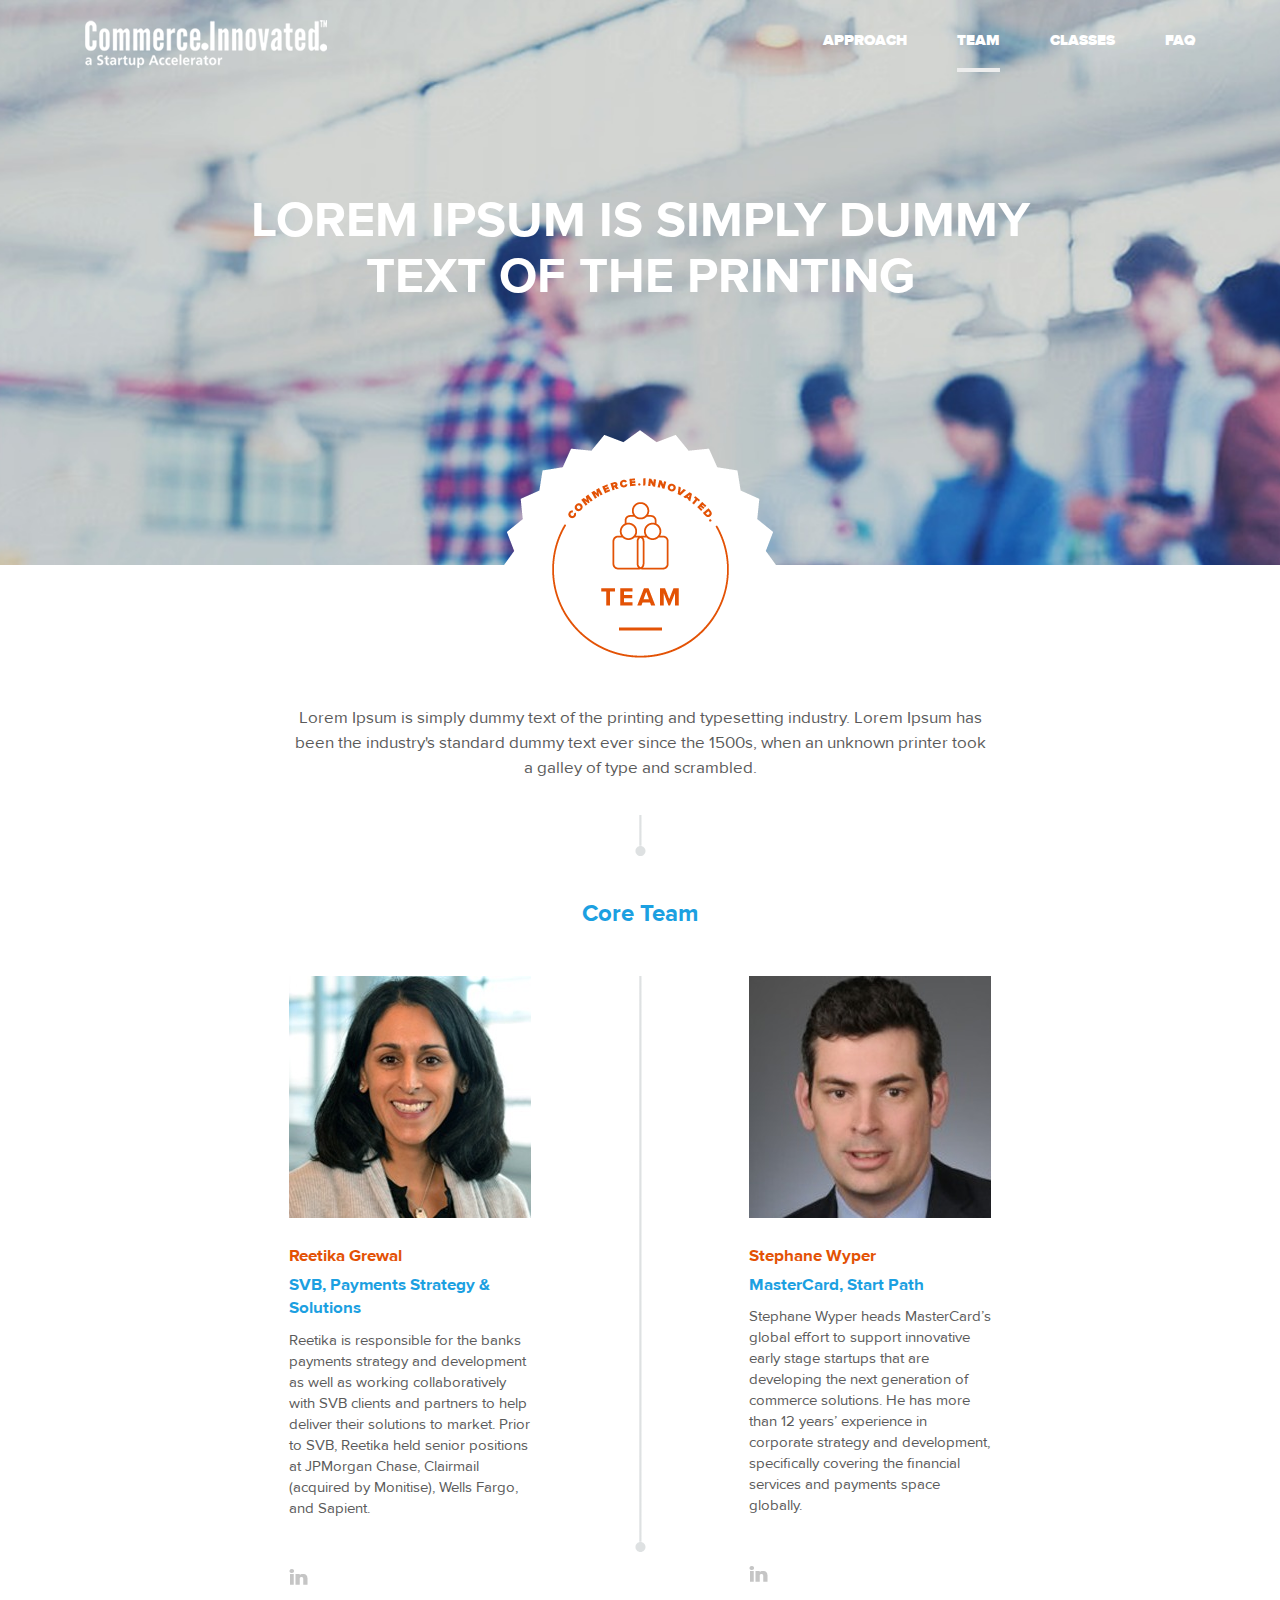
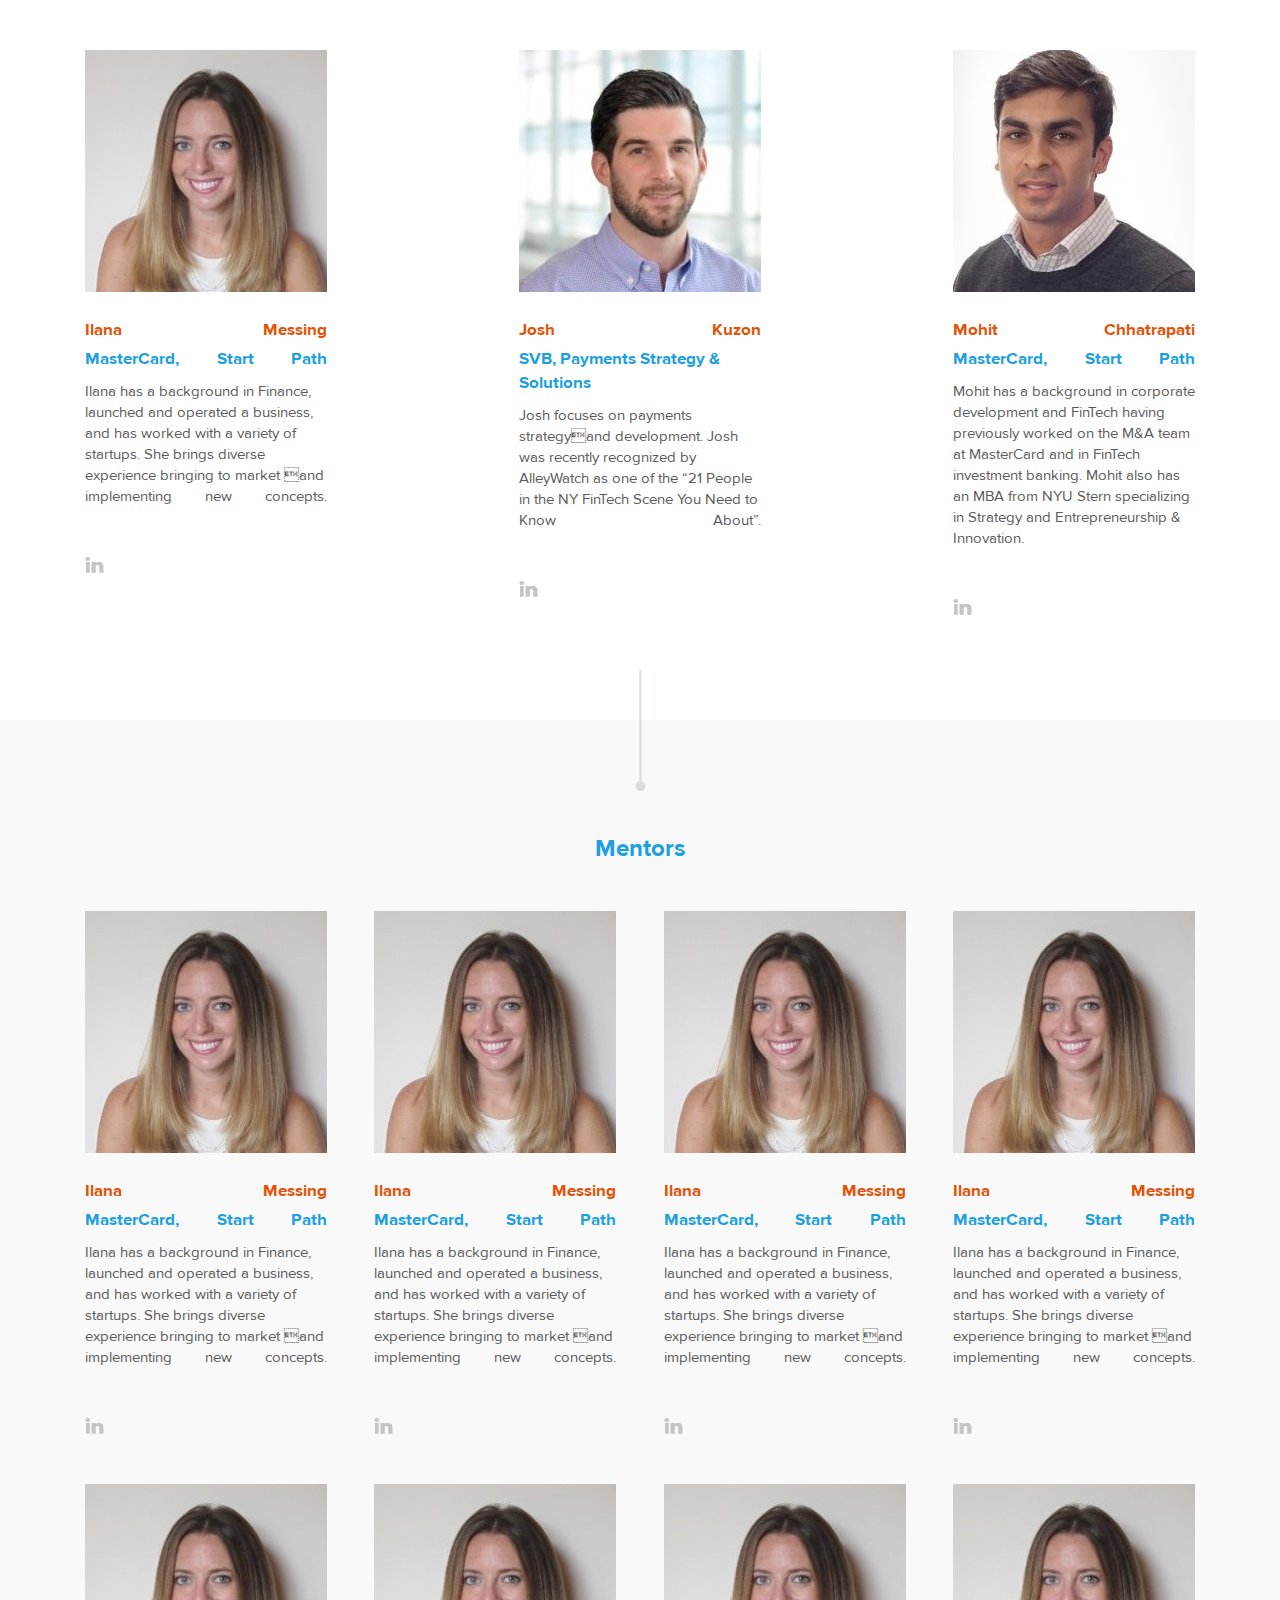
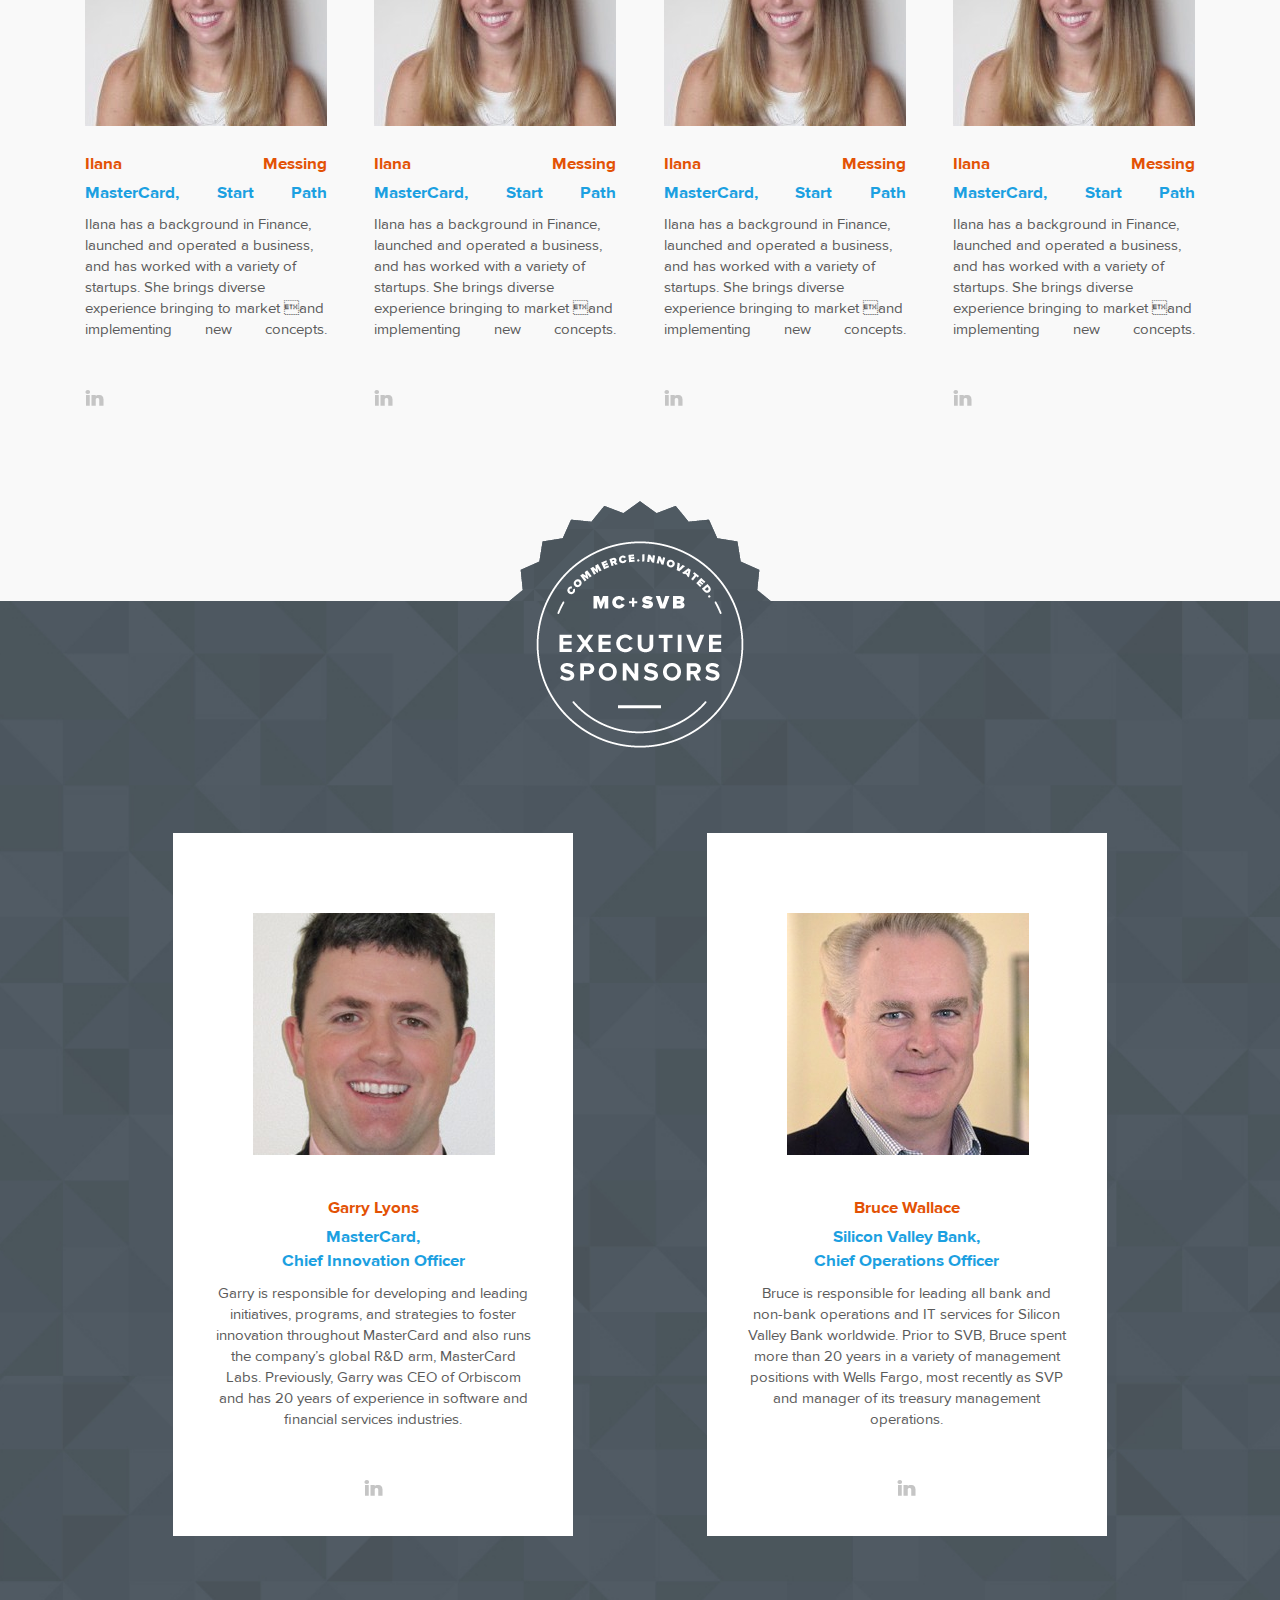
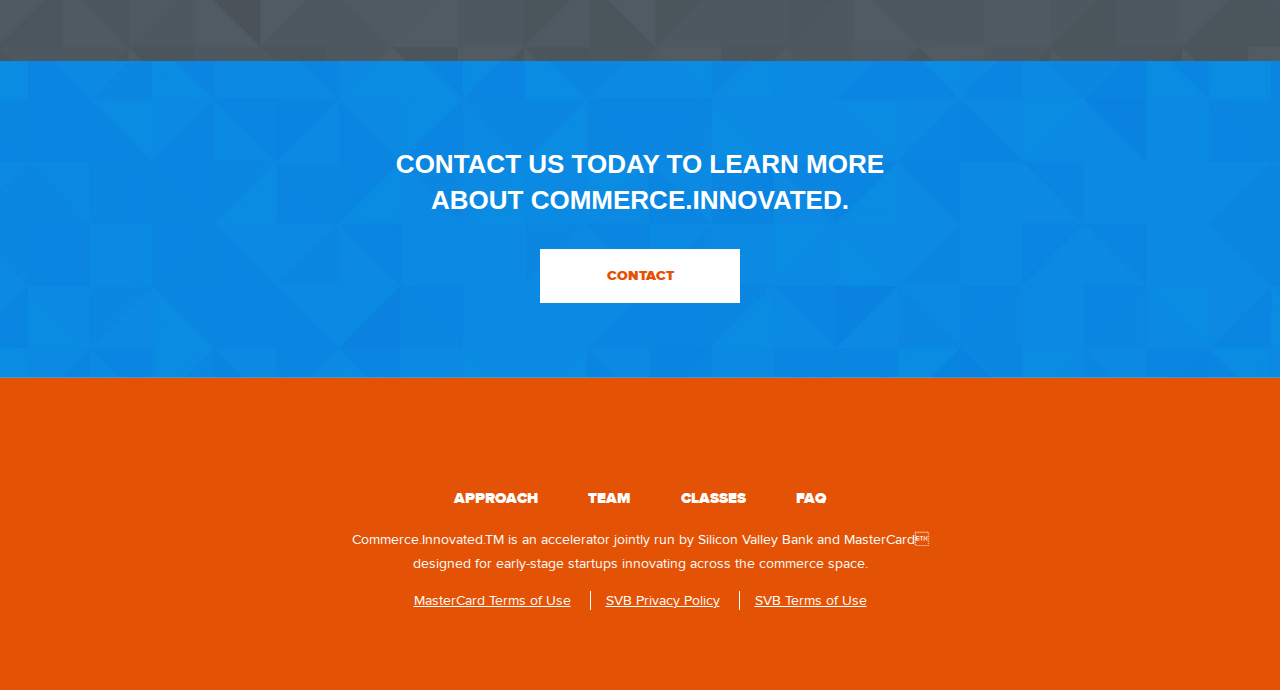
<file: team.html>
<!doctype html>
<html>
<head>
	<meta charset="utf-8">
	<title>Template</title>
	<meta name="viewport" content="width=device-width, initial-scale=1">
	<meta name="format-detection" content="telephone=no">
	<!-- theme color for android 5.0 -->
	<meta name="theme-color" content="#fff"> 
	<!-- <meta name="viewport" content="width=1200"> -->
	<!-- <meta name="viewport" content="initial-scale=1, user-scalable=no"> -->
	<link rel="stylesheet" media="all" href="css/screen.css" >
	<!--[if IE]><script src="js/html5shiv.js"></script><![endif]-->
</head>
<body>
	<!-- BEGIN  out-->
	<div class="out">
		<!-- BEGIN header -->
		<header class="header header_team">
			<div class="header__wrap">
				<div class="header__top">
					<div class="container">
						<div class="logo">
							<a href="#" class="logo__d"><img src="img/logo.png" alt=""></a>
							<a href="#" class="logo__m"><img src="img/logo-m.png" alt=""></a>
						</div>
						<a href="#" class="menu-mob js-menu-mob"><span></span></a>
						<div class="menu">
							<ul>
								<li><a href="#">Approach</a></li>
								<li><a href="#" class="is-active">team</a></li>
								<li><a href="#">classes</a></li>
								<li><a href="#">faq</a></li>
							</ul>
						</div>
					</div>
					<div class="menu menu_drop js-menu-drop">
						<ul>
							<li><a href="#">Approach</a></li>
							<li><a href="#">team</a></li>
							<li><a href="#">classes</a></li>
							<li><a href="#">faq</a></li>
						</ul>
					</div>
				</div>
				<div class="header__inner">
					<div class="container">
						<h1 class="h1">Lorem Ipsum is simply dummy text of the printing</h1>
					</div>
				</div>
			</div>
		</header>
		<!-- END header -->
		<!-- BEGIN main -->
		<main class="main main_team">
			<section class="main__wrap team">
				<div class="container">
					<div class="main__logo">
						<span class="team__logo"><p>Team</p></span>
					</div>
					<div class="main__inner">
						<p>Lorem Ipsum is simply dummy text of the printing and typesetting industry. Lorem Ipsum has been the industry's standard dummy text ever since the 1500s, when an unknown printer took a galley of type and scrambled.</p>
						<div class="line line_s"></div>
						<h3 class="h3">Core Team</h3>
						<div class="team__inn">
							<div class="person">
								<img src="img/person1.jpg" alt="">
								<span>Reetika Grewal</span>
								<b>SVB, Payments Strategy & Solutions</b>
								<p>Reetika is responsible for the banks payments strategy and development as well as working collaboratively with SVB clients and partners to help deliver their solutions to market. Prior to SVB, Reetika held senior positions at JPMorgan Chase, Clairmail (acquired by Monitise), Wells Fargo, and Sapient.</p>
								<a href="#"></a>
							</div>
							<div class="line line_l"></div>
							<div class="person">
								<img src="img/person2.jpg" alt="">
								<span>Stephane Wyper</span>
								<b>MasterCard, Start Path</b>
								<p>Stephane Wyper heads MasterCard’s global effort to support innovative early stage startups that are developing the next generation of commerce solutions. He has more than 12 years’ experience in corporate strategy and development, specifically covering the financial services and payments space globally.</p>
								<a href="#"></a>
							</div>
						</div>
						<div class="line line_s"></div>
						<div class="team__inner">
							<div class="person">
								<img src="img/person3.jpg" alt="">
								<span>Ilana Messing</span>
								<b>MasterCard, Start Path</b>
								<p>Ilana has a background in Finance, launched and operated a business, and has worked with a variety of startups. She brings diverse experience bringing to market and implementing new concepts.</p>
								<a href="#"></a>
							</div>
							<div class="person">
								<img src="img/person4.jpg" alt="">
								<span>Josh Kuzon</span>
								<b>SVB, Payments Strategy & Solutions</b>
								<p>Josh focuses on payments strategyand development. Josh was recently recognized by AlleyWatch as one of the “21 People in the NY FinTech Scene You Need to Know About”.</p>
								<a href="#"></a>
							</div>
							<div class="person">
								<img src="img/person5.jpg" alt="">
								<span>Mohit Chhatrapati</span>
								<b>MasterCard, Start Path</b>
								<p>Mohit has a background in corporate development and FinTech having previously worked on the M&A team at MasterCard and in FinTech investment banking. Mohit also has an MBA from NYU Stern specializing in Strategy and Entrepreneurship & Innovation.</p>
								<a href="#"></a>
							</div>
						</div>
					</div>
				</div>
			</section>
			<section class="main__wrap mentors">
				<div class="container">
					<div class="main__inner">
						<div class="line line_m"></div>
						<h3 class="h3">Mentors</h3>
						<div class="mentors__inner">
							<div class="person">
								<img src="img/person3.jpg" alt="">
								<span>Ilana Messing</span>
								<b>MasterCard, Start Path</b>
								<p>Ilana has a background in Finance, launched and operated a business, and has worked with a variety of startups. She brings diverse experience bringing to market and implementing new concepts.</p>
								<a href="#"></a>
							</div>
							<div class="person">
								<img src="img/person3.jpg" alt="">
								<span>Ilana Messing</span>
								<b>MasterCard, Start Path</b>
								<p>Ilana has a background in Finance, launched and operated a business, and has worked with a variety of startups. She brings diverse experience bringing to market and implementing new concepts.</p>
								<a href="#"></a>
							</div>
							<div class="person">
								<img src="img/person3.jpg" alt="">
								<span>Ilana Messing</span>
								<b>MasterCard, Start Path</b>
								<p>Ilana has a background in Finance, launched and operated a business, and has worked with a variety of startups. She brings diverse experience bringing to market and implementing new concepts.</p>
								<a href="#"></a>
							</div>
							<div class="person">
								<img src="img/person3.jpg" alt="">
								<span>Ilana Messing</span>
								<b>MasterCard, Start Path</b>
								<p>Ilana has a background in Finance, launched and operated a business, and has worked with a variety of startups. She brings diverse experience bringing to market and implementing new concepts.</p>
								<a href="#"></a>
							</div>
							<div class="person">
								<img src="img/person3.jpg" alt="">
								<span>Ilana Messing</span>
								<b>MasterCard, Start Path</b>
								<p>Ilana has a background in Finance, launched and operated a business, and has worked with a variety of startups. She brings diverse experience bringing to market and implementing new concepts.</p>
								<a href="#"></a>
							</div>
							<div class="person">
								<img src="img/person3.jpg" alt="">
								<span>Ilana Messing</span>
								<b>MasterCard, Start Path</b>
								<p>Ilana has a background in Finance, launched and operated a business, and has worked with a variety of startups. She brings diverse experience bringing to market and implementing new concepts.</p>
								<a href="#"></a>
							</div>
							<div class="person">
								<img src="img/person3.jpg" alt="">
								<span>Ilana Messing</span>
								<b>MasterCard, Start Path</b>
								<p>Ilana has a background in Finance, launched and operated a business, and has worked with a variety of startups. She brings diverse experience bringing to market and implementing new concepts.</p>
								<a href="#"></a>
							</div>
							<div class="person">
								<img src="img/person3.jpg" alt="">
								<span>Ilana Messing</span>
								<b>MasterCard, Start Path</b>
								<p>Ilana has a background in Finance, launched and operated a business, and has worked with a variety of startups. She brings diverse experience bringing to market and implementing new concepts.</p>
								<a href="#"></a>
							</div>
						</div>
					</div>
				</div>
			</section>
			<section class="main__wrap sponsors">
				<div class="container">
					<div class="main__logo">
						<span class="sponsors__logo"></span>
					</div>
					<div class="main__inner">
						<div class="sponsors__item">
							<div class="person">
								<img src="img/person6.jpg" alt="">
								<span>Garry Lyons</span>
								<b>MasterCard,<br>Chief Innovation Officer</b>
								<p>Garry is responsible for developing and leading initiatives, programs, and strategies to foster innovation throughout MasterCard and also runs the company’s global R&D arm, MasterCard Labs. Previously, Garry was CEO of Orbiscom and has 20 years of experience in software and financial services industries.</p>
								<a href="#"></a>
							</div>
						</div>
						<div class="sponsors__item">
							<div class="person">
								<img src="img/person7.jpg" alt="">
								<span>Bruce Wallace</span>
								<b>Silicon Valley Bank,<br>Chief Operations Officer</b>
								<p>Bruce is responsible for leading all bank and non-bank operations and IT services for Silicon Valley Bank worldwide. Prior to SVB, Bruce spent more than 20 years in a variety of management positions with Wells Fargo, most recently as SVP and manager of its treasury management operations.</p>
								<a href="#"></a>
							</div>
						</div>
					</div>
				</div>
			</section>
		</main>
		<!-- END main -->
	</div>
	<!-- END out-->
	<!-- BEGIN footer -->
	<footer class="footer">
		<div class="footer__top">
			<div class="container">
				<h2 class="h2">contact us today to learn more about commerce.innovated.</h2>
				<a href="#" class="btn btn_white">Contact</a>
			</div>
		</div>
		<div class="footer__bottom">
			<div class="container">
				<div class="menu">
					<ul>
						<li><a href="#">Approach</a></li>
						<li><a href="#">team</a></li>
						<li><a href="#">classes</a></li>
						<li><a href="#">faq</a></li>
					</ul>
				</div>
				<span class="tm">Commerce.Innovated.TM is an accelerator jointly run by Silicon Valley Bank and MasterCard <br>designed for early-stage startups innovating across the commerce space.</span>
				<div class="footer__menu">
					<ul>
						<li><a href="#">MasterCard Terms of Use</a></li>
						<li><a href="#">SVB Privacy Policy</a></li>
						<li><a href="#">SVB Terms of Use</a></li>
					</ul>
				</div>
			</div>
		</div>
	</footer>
	<!-- END footer -->
<!-- load scripts -->
<script src="js/lib/head.js" data-headjs-load="js/init.js"></script>
</body>
</html>
</file>
<file: css/screen.css>
html, body, div, span, applet, object, iframe, h1, h2, h3, h4, h5, h6, p, blockquote, pre, a, abbr, acronym, address, big, cite, code, del, dfn, em, img, ins, kbd, q, s, samp, small, strike, strong, sub, sup, tt, var, b, u, i, center, dl, dt, dd, ol, ul, li, fieldset, form, label, legend, table, caption, tbody, tfoot, thead, tr, th, td, article, aside, canvas, details, embed, figure, figcaption, footer, header, hgroup, menu, nav, output, ruby, section, summary, time, mark, audio, video { margin: 0; padding: 0; border: 0; vertical-align: baseline; }

body, html { height: 100%; }

img, fieldset, a img { border: none; }

input[type="text"], input[type="email"], input[type="tel"], textarea { -webkit-appearance: none; }

input[type="submit"], button { cursor: pointer; }
input[type="submit"]::-moz-focus-inner, button::-moz-focus-inner { padding: 0; border: 0; }

textarea { overflow: auto; }

input, button { margin: 0; padding: 0; border: 0; }

div, input, textarea, select, button, h1, h2, h3, h4, h5, h6, a, span, a:focus { outline: none; }

ul, ol { list-style-type: none; }

@media only screen and (min-device-width: 320px) and (max-device-width: 480px) { * { -webkit-text-size-adjust: none; } }
table { border-spacing: 0; border-collapse: collapse; width: 100%; }

html { -moz-box-sizing: border-box; -webkit-box-sizing: border-box; box-sizing: border-box; }

* { -moz-box-sizing: border-box; -webkit-box-sizing: border-box; box-sizing: border-box; }
*:before, *:after { -moz-box-sizing: border-box; -webkit-box-sizing: border-box; box-sizing: border-box; }

@font-face { font-family: ProximaNovaBlack; src: url("fonts/ProximaNovaBlack.eot"); src: url("fonts/ProximaNovaBlack.eot?#iefix") format("embedded-opentype"), url("fonts/ProximaNovaBlack.woff2") format("woff2"), url("fonts/ProximaNovaBlack.woff") format("woff"), url("fonts/ProximaNovaBlack.ttf") format("truetype"); font-weight: normal; font-style: normal; }
@font-face { font-family: ProximaNovaBold; src: url("fonts/ProximaNovaBold.eot"); src: url("fonts/ProximaNovaBold.eot?#iefix") format("embedded-opentype"), url("fonts/ProximaNovaBold.woff2") format("woff2"), url("fonts/ProximaNovaBold.woff") format("woff"), url("fonts/ProximaNovaBold.ttf") format("truetype"); font-weight: normal; font-style: normal; }
@font-face { font-family: ProximaNovaRegular; src: url("fonts/ProximaNovaRegular.eot"); src: url("fonts/ProximaNovaRegular.eot?#iefix") format("embedded-opentype"), url("fonts/ProximaNovaRegular.woff2") format("woff2"), url("fonts/ProximaNovaRegular.woff") format("woff"), url("fonts/ProximaNovaRegular.ttf") format("truetype"); font-weight: normal; font-style: normal; }
body { font-family: Arial, sans-serif; font-size: 12px; line-height: 1.4; }

a { text-decoration: none; }

.container { width: 1110px; margin: 0 auto; *zoom: 1; }
.container:after { content: " "; display: table; clear: both; }
@media only screen and (max-width: 1109px) { .container { width: 980px; } }
@media only screen and (max-width: 1023px) { .container { width: 94%; } }
@media only screen and (max-width: 767px) { .container { width: auto; margin: 0 3%; } }

.btn { display: block; width: 200px; height: 54px; padding: 20px 0; text-align: center; text-transform: uppercase; color: #FFF; font-size: 14px; line-height: 1; font-family: "ProximaNovaBlack", Arial, sans-serif; -webkit-font-smoothing: antialiased; -moz-osx-font-smoothing: grayscale; }
.btn.btn_orange { background: #E35205; }
.btn.btn_orange > span.img-video { vertical-align: middle; margin: -6px 0 -3px 15px; background: url("../img/svg/video.svg") no-repeat 0 0; -moz-background-size: 26px 25px; -o-background-size: 26px 25px; -webkit-background-size: 26px 25px; background-size: 26px 25px; width: 26px; height: 25px; display: inline-block; }
.btn.btn_orange:hover { background: #F36D25; }
.btn.btn_white { background: #FFF; color: #E35205; }
.btn.btn_white:hover { background: #F36D25; color: #FFF; }
.btn.btn_gray { background: #5b6770; }
.btn.btn_gray:hover { background: #6F7E89; }
@media only screen and (max-width: 767px) { .btn { width: 164px; height: 45px; padding: 17px 0; font-size: 12px; }
  .btn.btn_orange span.img-video { background: url("../img/svg/video.svg") no-repeat 0 0; -moz-background-size: 23px 22px; -o-background-size: 23px 22px; -webkit-background-size: 23px 22px; background-size: 23px 22px; width: 23px; height: 22px; display: inline-block; } }

.h1 { margin-bottom: 50px; text-transform: uppercase; color: #FFF; font-size: 50px; line-height: 1.12; font-family: "ProximaNovaBold", Arial, sans-serif; }

.h2 { color: #FFF; font-size: 26px; font-weight: 700; text-transform: uppercase; }
@media only screen and (max-width: 767px) { .h2 { width: 90%; margin: 0 auto; font-size: 17px; font-weight: 700; } }

.h3 { width: 510px; margin: 0 auto 20px; color: #1ca0e1; font-size: 24px; font-weight: 600; line-height: 35px; font-family: "ProximaNovaBold", Arial, sans-serif; }
@media only screen and (max-width: 767px) { .h3 { width: 90%; margin: 0 auto; font-size: 20px; font-weight: 600; } }

.menu ul { *zoom: 1; }
.menu ul:after { content: " "; display: table; clear: both; }
.menu ul li { float: left; margin-left: 50px; }
.menu ul li:first-child { margin-left: 0; }
.menu ul li a { display: block; margin-bottom: 4px; text-transform: uppercase; color: #FFF; font-size: 15px; font-family: "ProximaNovaBlack", Arial, sans-serif; -webkit-font-smoothing: antialiased; -moz-osx-font-smoothing: grayscale; }
.menu.menu_drop { display: none; position: absolute; top: 40px; left: 0; right: 0; bottom: 0; min-height: 100vh; padding: 30px; background: url("../img/bg-drop.jpg"); text-align: center; z-index: 4; text-align: center; font-size: 0; }
.menu.menu_drop:before { content: ""; display: inline-block; vertical-align: middle; width: 0; height: 100%; }
.menu.menu_drop ul { display: inline-block; vertical-align: middle; }
.menu.menu_drop ul li { float: none; display: block; margin: 0; padding: 20px 0; }
.menu.menu_drop ul li a { font-size: 33px; font-weight: 700; line-height: normal; font-family: "ProximaNovaBold", Arial, sans-serif; }
.menu.menu_drop.is-active { display: block; }
@media only screen and (max-width: 767px) { .menu { display: none; } }

.menu-mob { display: none; padding: 15px 0; float: right; }
.menu-mob span { display: block; position: relative; width: 22px; height: 3px; background: #FFF; -webkit-transition-duration: 0s; transition-duration: 0s; -webkit-transition-delay: 0.2s; transition-delay: 0.2s; }
.menu-mob span:before, .menu-mob span:after { content: ""; position: absolute; left: 0; width: 22px; height: 3px; background: #FFF; -moz-transition: -moz-transform, 0.2s, 0.2s 0s; -o-transition: -o-transform, 0.2s, 0.2s 0s; -webkit-transition: -webkit-transform, 0.2s, 0.2s; -webkit-transition-delay: 0s, 0s, 0s; transition: transform, 0.2s, 0.2s 0s; }
.menu-mob span:before { top: -9px; }
.menu-mob span:after { top: 9px; }
.menu-mob.is-active span { background: transparent; -webkit-transition-delay: 0.2s; transition-delay: 0.2s; }
.menu-mob.is-active span:before { top: 0; -ms-transform: rotate(45deg); -webkit-transform: rotate(45deg); transform: rotate(45deg); }
.menu-mob.is-active span:after { top: 0; -ms-transform: rotate(-45deg); -webkit-transform: rotate(-45deg); transform: rotate(-45deg); }

.line { margin-bottom: 35px; background: url("../img/svg/line.svg") no-repeat 0 0; -moz-background-size: 11px 68px; -o-background-size: 11px 68px; -webkit-background-size: 11px 68px; background-size: 11px 68px; width: 11px; height: 68px; display: inline-block; }
.line.line_s { background: url("../img/svg/line-s.svg") no-repeat 0 0; -moz-background-size: 11px 41px; -o-background-size: 11px 41px; -webkit-background-size: 11px 41px; background-size: 11px 41px; width: 11px; height: 41px; display: inline-block; }
.line.line_m { background: url("../img/svg/line-m.svg") no-repeat 0 0; -moz-background-size: 11px 121px; -o-background-size: 11px 121px; -webkit-background-size: 11px 121px; background-size: 11px 121px; width: 11px; height: 121px; display: inline-block; }
.line.line_l { background: url("../img/svg/line-l.svg") no-repeat 0 0; -moz-background-size: 11px 576px; -o-background-size: 11px 576px; -webkit-background-size: 11px 576px; background-size: 11px 576px; width: 11px; height: 576px; display: inline-block; }
@media only screen and (max-width: 767px) { .line { margin-bottom: 15px; } }

.l { *zoom: 1; }
.l:after { content: " "; display: table; clear: both; }
.l .l-col1 { float: left; width: 20%; }
.l .l-col2 { float: right; width: 70%; }

.main .main__wrap { padding: 80px 0; }
.main .main__wrap:nth-child(n+1) { background: #FFF; background-repeat: no-repeat; background-size: cover; background-position: 50% 50%; }
.main .main__wrap:nth-child(2n) { background: url("../img/bg-2n.jpg"); background-repeat: no-repeat; background-size: cover; background-position: 50% 50%; }
.main .main__wrap.mentors { padding: 0 0 170px 0; background: #F9F9F9; }
.main .main__wrap.sponsors { position: relative; background: url("../img/bg-sponsors.jpg"); background-repeat: no-repeat; background-size: cover; background-position: 50% 50%; }
.main .main__logo { text-align: center; font-size: 0; }
.main .main__logo span { position: relative; display: block; margin: 0 auto 40px; }
.main .main__inner { text-align: center; }
.main .main__inner > p { width: 700px; padding-bottom: 35px; margin: 0 auto; color: #5a5a5a; font-size: 17px; font-weight: 400; line-height: 25px; font-family: "ProximaNovaRegular", Arial, sans-serif; }
.main .main__inner > .btn { margin: 0 auto 35px; }
@media only screen and (max-width: 1023px) { .main .main__wrap { padding: 80px 0 0; }
  .main .main__wrap.team { padding: 80px 0; }
  .main .main__wrap.class { padding: 80px 0 40px; }
  .main .main__wrap.testimonials { padding: 80px 0 40px; } }
@media only screen and (max-width: 767px) { .main .main__wrap.faq { padding-top: 40px; }
  .main .main__inner > p { width: 94%; padding-bottom: 15px; }
  .main .main__inner > .btn { margin-bottom: 20px; } }
@media only screen and (max-width: 580px) { .main .main__wrap.past-classes { padding: 40px 0; }
  .main .main__wrap.classes, .main .main__wrap.testimonials { padding: 40px 0 20px; } }

.approach .approach__logo { width: 176px; height: 179px; background: url("../img/approach.png"); }
.approach .approach__inn ul { margin-bottom: 35px; text-align: justify; line-height: 0; font-size: 0; text-justify: newspaper; zoom: 1; text-align-last: justify; }
.approach .approach__inn ul:after { content: ""; display: inline-block; width: 100%; height: 0px; visibility: hidden; overflow: hidden; }
.approach .approach__inn ul li.approach__text { width: 250px; text-align: center; }
.approach .approach__inn ul li.approach__text i { margin: 0 auto 35px; }
.approach .approach__inn ul li.approach__text i.understand { background: url("../img/svg/understand.svg") no-repeat 0 0; -moz-background-size: 83px 81px; -o-background-size: 83px 81px; -webkit-background-size: 83px 81px; background-size: 83px 81px; width: 83px; height: 81px; display: inline-block; display: block; }
.approach .approach__inn ul li.approach__text i.customize { background: url("../img/svg/customize.svg") no-repeat 0 0; -moz-background-size: 82px 80px; -o-background-size: 82px 80px; -webkit-background-size: 82px 80px; background-size: 82px 80px; width: 82px; height: 80px; display: inline-block; display: block; }
.approach .approach__inn ul li.approach__text i.connect { background: url("../img/svg/connect.svg") no-repeat 0 0; -moz-background-size: 84px 81px; -o-background-size: 84px 81px; -webkit-background-size: 84px 81px; background-size: 84px 81px; width: 84px; height: 81px; display: inline-block; display: block; }
.approach .approach__text { display: inline-block; vertical-align: top; font-size: 17px; overflow: hidden; }
.approach .approach__text span { display: block; margin: 0 0 10px; color: #e35205; font-weight: 700; font-family: "ProximaNovaBold", Arial, sans-serif; }
.approach .approach__text p { color: #5a5a5a; font-weight: 400; line-height: 25px; font-family: "ProximaNovaRegular", Arial, sans-serif; }
.approach div.approach__text { display: block; }
.approach div.approach__text span { margin-top: -4px; }
.approach .approach__inner { margin: 35px 0 0 -100px; font-size: 0; }
.approach .approach__item { display: inline-block; vertical-align: top; width: 505px; margin: 0 0 60px 100px; text-align: left; *zoom: 1; }
.approach .approach__item:after { content: " "; display: table; clear: both; }
.approach .approach__img { float: left; width: 90px; margin-right: 30px; }
.approach .approach__img i.item1 { background: url("../img/svg/item1.svg") no-repeat 0 0; -moz-background-size: 91px 91px; -o-background-size: 91px 91px; -webkit-background-size: 91px 91px; background-size: 91px 91px; width: 91px; height: 91px; display: inline-block; }
.approach .approach__img i.item2 { background: url("../img/svg/item2.svg") no-repeat 0 0; -moz-background-size: 110px 85px; -o-background-size: 110px 85px; -webkit-background-size: 110px 85px; background-size: 110px 85px; width: 110px; height: 85px; display: inline-block; }
.approach .approach__img i.item3 { background: url("../img/svg/item3.svg") no-repeat 0 0; -moz-background-size: 61px 99px; -o-background-size: 61px 99px; -webkit-background-size: 61px 99px; background-size: 61px 99px; width: 61px; height: 99px; display: inline-block; }
.approach .approach__img i.item4 { background: url("../img/svg/item4.svg") no-repeat 0 0; -moz-background-size: 81px 93px; -o-background-size: 81px 93px; -webkit-background-size: 81px 93px; background-size: 81px 93px; width: 81px; height: 93px; display: inline-block; }
@media only screen and (max-width: 1109px) { .approach .approach__inner { margin-left: -40px; }
  .approach .approach__item { width: 45%; margin-left: 5%; } }
@media only screen and (max-width: 1023px) { .approach .approach__inn ul li.approach__text { width: 29%; margin: 0 2%; } }
@media only screen and (max-width: 767px) { .approach .approach__inn ul { margin: 0 2%; }
  .approach .approach__inn ul li.approach__text { display: block; width: auto; margin: 0 auto 30px; }
  .approach .approach__inner { margin: 0 2%; }
  .approach .approach__item { display: block; width: auto; margin: 0 auto 30px; text-align: center; }
  .approach .approach__img { float: none; display: block; margin: 0 auto; padding-bottom: 15px; } }

.team .team__logo { width: 276px; height: 275px; background: url("../img/team.png"); }
.team .main__inner > p { padding-bottom: 0; }
.team .main__inner > .btn { margin: 0 auto; }
@media only screen and (max-width: 1023px) { .team .main__inner > .btn { margin: 0 auto 60px; } }
.team .team__slider { width: 1110px; margin: 0 auto; padding: 90px 0; }
.team .btn { margin: 0 auto; }
@media only screen and (max-width: 1210px) { .team .team__slider { width: 90%; padding: 40px 0; } }
@media only screen and (max-width: 580px) { .team .team__slider { width: 100%; padding: 40px 0; overflow: hidden; } }

.slider { position: relative; font-size: 0; }
.slider .slick-list { overflow: hidden; }
.slider .slick-prev, .slider .slick-next { position: absolute; top: 45%; font-size: 0; }
.slider .slick-prev { left: -24px; background: url("../img/svg/prev.svg") no-repeat 0 0; -moz-background-size: 31px 31px; -o-background-size: 31px 31px; -webkit-background-size: 31px 31px; background-size: 31px 31px; width: 31px; height: 31px; display: inline-block; }
.slider .slick-next { right: -24px; background: url("../img/svg/next.svg") no-repeat 0 0; -moz-background-size: 31px 31px; -o-background-size: 31px 31px; -webkit-background-size: 31px 31px; background-size: 31px 31px; width: 31px; height: 31px; display: inline-block; }
@media only screen and (max-width: 1210px) { .slider { width: 100%; } }
@media only screen and (max-width: 1023px) { .slider .slick-prev { left: -40px; }
  .slider .slick-next { right: -40px; } }
@media only screen and (max-width: 767px) { .slider .slick-prev { left: -30px; }
  .slider .slick-next { right: -30px; } }
@media only screen and (max-width: 580px) { .slider { width: auto; }
  .slider .slick-list { width: 100%; overflow: visible; }
  .slider .slick-prev, .slider .slick-next { top: 40%; }
  .slider .slick-prev { left: 0; background: url("../img/svg/prev-m.svg") no-repeat 0 0; -moz-background-size: 25px 70px; -o-background-size: 25px 70px; -webkit-background-size: 25px 70px; background-size: 25px 70px; width: 25px; height: 70px; display: inline-block; }
  .slider .slick-next { right: 0; background: url("../img/svg/next-m.svg") no-repeat 0 0; -moz-background-size: 25px 70px; -o-background-size: 25px 70px; -webkit-background-size: 25px 70px; background-size: 25px 70px; width: 25px; height: 70px; display: inline-block; } }

.slide-wrap { display: inline-block; vertical-align: top; width: 25%; height: 350px; margin: 0 24px; background: #FFF; }
.slide-wrap:hover .slide__hover { display: block; }
@media only screen and (max-width: 1023px) { .slide-wrap { min-height: 320px; margin: 0 10px; } }
@media only screen and (max-width: 580px) { .slide-wrap { min-height: 380px; height: 100%; } }
@media only screen and (max-width: 440px) { .slide-wrap { min-height: 350px; max-height: 440px; height: 100%; } }

.slide { width: 100%; }
.slide .slide__img { position: relative; }
.slide .slide__img img { width: 100%; }
.slide .slide__hover { display: none; position: absolute; top: 0; left: 0; right: 0; text-align: center; }
.slide .slide__hover img { opacity: 0.84; }
.slide .slide__hover p { position: absolute; top: 50%; left: 0; right: 0; text-transform: uppercase; font-size: 12px; color: #FFF; font-weight: 800; font-family: "ProximaNovaBlack", Arial, sans-serif; -webkit-font-smoothing: antialiased; -moz-osx-font-smoothing: grayscale; }
.slide .slide__text { padding: 25px; color: #5a5a5a; font-size: 14px; text-align: center; }
.slide .slide__text span { display: block; padding-bottom: 5px; font-weight: 700; text-transform: uppercase; font-family: "ProximaNovaBold", Arial, sans-serif; }
.slide .slide__text p { font-weight: 400; font-family: "ProximaNovaRegular", Arial, sans-serif; }

.class .class__logo { width: 177px; height: 179px; background: url("../img/class-logo.png"); }
.class .class__inn { width: 1110px; margin: 0 auto; padding: 40px 0 30px; }
.class .class__inn + .btn { margin: 60px auto; }
.class .class__wrap { position: relative; font-size: 0; text-align: center; margin: 20px 0 40px; }
.class .class__wrap a { display: inline-block; vertical-align: top; text-align: left; width: 240px; height: 235px; margin: 0 24px; border: 1px solid #dadddf; text-align: center; font-size: 0; }
.class .class__wrap a:before { content: ""; display: inline-block; vertical-align: middle; width: 0; height: 100%; }
.class .class__wrap a img { display: inline-block; vertical-align: middle; }
.class .class__wrap .slick-list { overflow: hidden; }
.class .class__wrap .slick-prev, .class .class__wrap .slick-next { position: absolute; top: 45%; font-size: 0; }
.class .class__wrap .slick-prev { left: -24px; background: url("../img/svg/prev.svg") no-repeat 0 0; -moz-background-size: 31px 31px; -o-background-size: 31px 31px; -webkit-background-size: 31px 31px; background-size: 31px 31px; width: 31px; height: 31px; display: inline-block; }
.class .class__wrap .slick-next { right: -24px; background: url("../img/svg/next.svg") no-repeat 0 0; -moz-background-size: 31px 31px; -o-background-size: 31px 31px; -webkit-background-size: 31px 31px; background-size: 31px 31px; width: 31px; height: 31px; display: inline-block; }
@media only screen and (max-width: 1210px) { .class .class__inn { width: 90%; margin: 0 auto; } }
@media only screen and (max-width: 1023px) { .class .class__inn { padding: 0; }
  .class .class__inn + .btn { margin: 20px auto 60px; } }
@media only screen and (max-width: 900px) { .class .class__wrap a { margin: 0 10px; } }
@media only screen and (max-width: 580px) { .class .class__inn { width: 100%; padding: 20px 0 40px; overflow: hidden; }
  .class .class__wrap { width: auto; margin: 0 auto; }
  .class .class__wrap .slick-list { width: 100%; overflow: visible; }
  .class .class__wrap .slick-prev, .class .class__wrap .slick-next { top: 35%; font-size: 0; }
  .class .class__wrap .slick-prev { left: 0; background: url("../img/svg/prev-m.svg") no-repeat 0 0; -moz-background-size: 25px 70px; -o-background-size: 25px 70px; -webkit-background-size: 25px 70px; background-size: 25px 70px; width: 25px; height: 70px; display: inline-block; }
  .class .class__wrap .slick-next { right: 0; background: url("../img/svg/next-m.svg") no-repeat 0 0; -moz-background-size: 25px 70px; -o-background-size: 25px 70px; -webkit-background-size: 25px 70px; background-size: 25px 70px; width: 25px; height: 70px; display: inline-block; } }

.main__wrap.faq { padding: 0 0 100px; }
@media only screen and (max-width: 1210px) { .main__wrap.faq .container { width: 980px; } }
@media only screen and (max-width: 1023px) { .main__wrap.faq .container { width: 94%; } }

.faq .h3 { padding: 50px 0 30px; }
.faq .faq__menu { text-align: center; *zoom: 1; }
.faq .faq__menu:after { content: " "; display: table; clear: both; }
.faq .faq__menu a { display: inline-block; vertical-align: top; padding: 0 30px; border-left: 1px solid #5b6770; text-transform: uppercase; color: #5B6770; font-size: 14px; }
.faq .faq__menu a:hover, .faq .faq__menu a.is-active { color: #1CA0E1; }
.faq .faq__menu a:first-child { border: none; }
.faq .faq__main { margin: 40px 0; border: 1px solid #dbdee0; text-align: left; }
.faq .faq__item { border-top: 1px solid #DBDEE0; }
.faq .faq__item:first-child { border: none; }
.faq .faq__item.is-active .faq__title { background: #FAFAFB; }
.faq .faq__item.is-active .faq__title a { font-weight: 700; color: #E35205; font-family: "ProximaNovaBold", Arial, sans-serif; }
.faq .faq__item.is-active .faq__title i:before { display: none; }
.faq .faq__item.is-active .faq__title i:after { display: inline-block; }
.faq .faq__title { padding: 20px 20px 20px 30px; cursor: pointer; *zoom: 1; }
.faq .faq__title:after { content: " "; display: table; clear: both; }
.faq .faq__title a { float: left; width: 90%; font-size: 17px; font-weight: 400; color: #5A5A5A; font-family: "ProximaNovaRegular", Arial, sans-serif; }
.faq .faq__title i { float: right; }
.faq .faq__title i:before { content: ""; vertical-align: bottom; background: url("../img/svg/arr.svg") no-repeat 0 0; -moz-background-size: 8px 14px; -o-background-size: 8px 14px; -webkit-background-size: 8px 14px; background-size: 8px 14px; width: 8px; height: 14px; display: inline-block; }
.faq .faq__title i:after { content: ""; background: url("../img/svg/arr_b.svg") no-repeat 0 0; -moz-background-size: 14px 9px; -o-background-size: 14px 9px; -webkit-background-size: 14px 9px; background-size: 14px 9px; width: 14px; height: 9px; display: inline-block; display: none; vertical-align: bottom; }
.faq .faq__content { display: none; padding: 20px 20px 20px 30px; border-top: 1px solid #DBDEE0; color: #5a5a5a; font-size: 15px; }
.faq .faq__content span { display: block; padding: 10px 0; font-weight: 700; }
.faq .faq__content span:first-child { padding-top: 0; }
.faq .faq__content p { font-weight: 400; }
@media only screen and (max-width: 767px) { .faq .faq__menu a { border: none; display: block; } }

.classes .main__logo { margin-top: -177px; }
.classes .main__logo .class__logo { width: 276px; height: 275px; background: url("../img/class-logo2.png"); }
.classes .class__inn .class__wrap { margin-left: -59px; text-align: left; }
.classes .class__inn .class__wrap .class__item { width: 230px; margin: 0 0 40px 59px; }
@media only screen and (max-width: 1210px) { .classes .class__inn .class__wrap { text-align: center; } }
@media only screen and (max-width: 1023px) { .classes .class__inn .class__wrap { margin: 20px 0 40px; }
  .classes .class__inn .class__wrap .class__item { margin: 0 20px; } }
@media only screen and (max-width: 580px) { .classes .main__logo .class__logo { margin: 0 auto; }
  .classes .class__inn { padding: 20px 0 0; }
  .classes .class__inn .class__wrap { margin: 0 auto; }
  .classes .slick-prev, .classes .slick-next { top: 17%; } }

.past-classes .class__inn .class__wrap { text-align: left; margin: 20px 0 40px -59px; }
.past-classes .class__inn .class__wrap .class__item { width: 230px; margin: 0 0 40px 59px; }
@media only screen and (max-width: 1210px) { .past-classes .class__inn .class__wrap { text-align: center; } }
@media only screen and (max-width: 1023px) { .past-classes .class__inn .class__wrap { margin: 20px 0 40px; }
  .past-classes .class__inn .class__wrap .class__item { margin: 0 20px; } }
@media only screen and (max-width: 600px) { .past-classes .class__inn { width: 100%; padding: 20px 0 0; }
  .past-classes .class__inn .class__wrap .class__item { margin: 0 10px; }
  .past-classes .class__inn .class__wrap .slick-prev, .past-classes .class__inn .class__wrap .slick-next { top: 17%; }
  .past-classes .class__inn .class__wrap .slick-prev { left: 0; background: url("../img/svg/prev-m.svg") no-repeat 0 0; -moz-background-size: 25px 70px; -o-background-size: 25px 70px; -webkit-background-size: 25px 70px; background-size: 25px 70px; width: 25px; height: 70px; display: inline-block; }
  .past-classes .class__inn .class__wrap .slick-next { right: 0; background: url("../img/svg/next-m.svg") no-repeat 0 0; -moz-background-size: 25px 70px; -o-background-size: 25px 70px; -webkit-background-size: 25px 70px; background-size: 25px 70px; width: 25px; height: 70px; display: inline-block; } }

.class .class__wrap .class__item { display: inline-block; vertical-align: top; width: 240px; margin: 20px 24px 40px; }
.class .class__wrap .class__item .class__img { display: block; text-align: left; height: 235px; border: 1px solid #dadddf; background: #FFF; text-align: center; font-size: 0; }
.class .class__wrap .class__item .class__img:before { content: ""; display: inline-block; vertical-align: middle; width: 0; height: 100%; }
.class .class__wrap .class__item .class__img img { display: inline-block; vertical-align: middle; }
.class .class__wrap .class__item .class__text { display: block; padding-top: 25px; text-align: left; }
.class .class__wrap .class__item .class__text > span { color: #e35205; font-size: 17px; font-weight: 700; font-family: "ProximaNovaBold", Arial, sans-serif; }
.class .class__wrap .class__item .class__text > p { display: block; padding-bottom: 10px; color: #5a5a5a; font-size: 15px; font-weight: 400; font-family: "ProximaNovaRegular", Arial, sans-serif; }
.class .class__wrap .class__item .class__text > a { display: block; width: auto; height: auto; margin: 0; border: none; text-align: left; color: #5a5a5a; font-size: 15px; font-weight: 600; font-family: "ProximaNovaBold", Arial, sans-serif; }
@media only screen and (max-width: 580px) { .class .class__wrap .class__item { width: auto; margin: 0 10px; } }

.testimonials .h3 { margin: 35px auto; }
.testimonials .testimonials__logo { margin-bottom: 0; background: url("../img/svg/testimonials.svg") no-repeat 0 0; -moz-background-size: 57px 50px; -o-background-size: 57px 50px; -webkit-background-size: 57px 50px; background-size: 57px 50px; width: 57px; height: 50px; display: inline-block; }
.testimonials .testimonials__inn { width: 1110px; margin: 0 auto; text-align: left; }
.testimonials .testimonials__wrap { position: relative; font-size: 0; }
.testimonials .testimonials__wrap .slick-list { overflow: hidden; }
.testimonials .testimonials__wrap .slick-prev, .testimonials .testimonials__wrap .slick-next { position: absolute; top: 45%; font-size: 0; }
.testimonials .testimonials__wrap .slick-prev { left: -24px; background: url("../img/svg/prev.svg") no-repeat 0 0; -moz-background-size: 31px 31px; -o-background-size: 31px 31px; -webkit-background-size: 31px 31px; background-size: 31px 31px; width: 31px; height: 31px; display: inline-block; }
.testimonials .testimonials__wrap .slick-next { right: -24px; background: url("../img/svg/next.svg") no-repeat 0 0; -moz-background-size: 31px 31px; -o-background-size: 31px 31px; -webkit-background-size: 31px 31px; background-size: 31px 31px; width: 31px; height: 31px; display: inline-block; }
.testimonials .testimonials__item { display: inline-block; vertical-align: top; width: 342px; margin: 35px 21px 35px; color: #5a5a5a; text-align: left; }
.testimonials .testimonials__item span { display: block; font-size: 14px; font-weight: 700; text-transform: uppercase; font-family: "ProximaNovaBold", Arial, sans-serif; }
.testimonials .testimonials__item p { display: block; font-size: 15px; font-weight: 400; font-family: "ProximaNovaRegular", Arial, sans-serif; }
.testimonials .testimonials__post { position: relative; margin-bottom: 35px; padding: 25px; border: 1px solid #dcdfe1; }
.testimonials .testimonials__post:before, .testimonials .testimonials__post:after { content: ""; position: absolute; }
.testimonials .testimonials__post:before { left: 42px; bottom: -12px; width: 0px; height: 0px; border-style: solid; border-width: 12px 10px 0 10px; border-color: #dcdfe1 transparent transparent transparent; z-index: 2; }
.testimonials .testimonials__post:after { left: 43px; bottom: -10px; width: 0px; height: 0px; border-style: solid; border-width: 10px 9px 0 9px; border-color: #FFF transparent transparent transparent; z-index: 3; }
@media only screen and (max-width: 1210px) { .testimonials .testimonials__inn { width: 90%; margin: 0 auto; text-align: center; } }
@media only screen and (max-width: 1150px) { .testimonials .testimonials__wrap { text-align: center; } }
@media only screen and (max-width: 1023px) { .testimonials .h3 { margin: 0px auto 40px; }
  .testimonials .testimonials__wrap { margin-left: 0; overflow: visible; }
  .testimonials .testimonials__item { width: auto; margin: 0 10px; } }
@media only screen and (max-width: 600px) { .testimonials .main__logo .testimonials__logo { margin: 0 auto; }
  .testimonials .h3 { margin: 10px auto 20px; }
  .testimonials .testimonials__inn { width: 100%; }
  .testimonials .testimonials__wrap { margin: 0 auto; }
  .testimonials .testimonials__wrap .slick-prev, .testimonials .testimonials__wrap .slick-next { position: absolute; top: 30%; font-size: 0; }
  .testimonials .testimonials__wrap .slick-prev { left: 0; background: url("../img/svg/prev-m.svg") no-repeat 0 0; -moz-background-size: 25px 70px; -o-background-size: 25px 70px; -webkit-background-size: 25px 70px; background-size: 25px 70px; width: 25px; height: 70px; display: inline-block; }
  .testimonials .testimonials__wrap .slick-next { right: 0; background: url("../img/svg/next-m.svg") no-repeat 0 0; -moz-background-size: 25px 70px; -o-background-size: 25px 70px; -webkit-background-size: 25px 70px; background-size: 25px 70px; width: 25px; height: 70px; display: inline-block; } }

.main_team .main__logo { margin-top: -215px; }
.main_team .main__logo .team__logo { margin: 0 auto; }
.main_team .main__inner p { padding-bottom: 35px; }
.main_team .team__inn { margin: 15px 0; }
.main_team .team__inn .line { margin: 25px 100px; }
.main_team .team__inn + .line { display: none; }
.main_team .team__inner { text-align: justify; line-height: 0; font-size: 0; text-justify: newspaper; zoom: 1; text-align-last: justify; line-height: inherit; }
.main_team .team__inner:after { content: ""; display: inline-block; width: 100%; height: 0px; visibility: hidden; overflow: hidden; }
@media only screen and (max-width: 1023px) { .main_team .team__inn .line { margin: 25px 50px; } }
@media only screen and (max-width: 800px) { .main_team .team__inner { text-align: center; }
  .main_team .team__inner .person { margin: 25px; } }
@media only screen and (max-width: 767px) { .main_team .team__inn .person { margin: 25px; }
  .main_team .team__inn .line { display: none; }
  .main_team .team__inn + .line { display: block; margin: 0 auto; } }

.person { display: inline-block; vertical-align: top; width: 242px; margin: 25px 0; text-align: left; }
.person img { display: block; margin-bottom: 25px; }
.person span { display: block; padding-bottom: 5px; color: #e35205; font-size: 17px; font-weight: 700; line-height: 25px; font-family: "ProximaNovaBold", Arial, sans-serif; }
.person b { display: block; margin-bottom: 10px; color: #1ca0e1; font-size: 17px; font-weight: 700; font-family: "ProximaNovaBold", Arial, sans-serif; }
.person p { display: block; color: #5a5a5a; font-size: 15px; font-weight: 400; font-family: "ProximaNovaRegular", Arial, sans-serif; }
.person a { background: url("../img/svg/in.svg") no-repeat 0 0; -moz-background-size: 19px 16px; -o-background-size: 19px 16px; -webkit-background-size: 19px 16px; background-size: 19px 16px; width: 19px; height: 16px; display: inline-block; display: block; margin-top: 15px; }

.mentors .line { margin-top: -50px; }
.mentors .mentors__inner { text-align: justify; line-height: 0; font-size: 0; text-justify: newspaper; zoom: 1; text-align-last: justify; line-height: inherit; }
.mentors .mentors__inner:after { content: ""; display: inline-block; width: 100%; height: 0px; visibility: hidden; overflow: hidden; }
@media only screen and (max-width: 1023px) { .mentors .mentors__inner { text-align: center; }
  .mentors .mentors__inner .person { margin: 25px; } }

.sponsors:before { content: ""; position: absolute; top: -101px; left: 50%; -moz-transform: translateX(-50%); -ms-transform: translateX(-50%); -webkit-transform: translateX(-50%); transform: translateX(-50%); background: url('../img/icons-sdcfe8bd0d0.png') 0 -30px no-repeat; width: 262px; height: 101px; }
.sponsors .main__logo { margin-top: -140px; }
.sponsors .main__logo .sponsors__logo { width: 208px; height: 207px; background: url("../img/sponsors-logo.png"); z-index: 3; }
.sponsors .main__inner { padding: 45px 0; text-align: center; }
.sponsors .sponsors__item { display: inline-block; vertical-align: top; margin: 0 65px; background: #FFF; }
.sponsors .sponsors__item .person { width: 400px; margin: 0; padding: 40px; text-align: center; }
.sponsors .sponsors__item .person img { margin: 40px; }
.sponsors .sponsors__item .person a { margin: 15px auto 0; }
@media only screen and (max-width: 1200px) { .sponsors .main__inner { padding: 0 0 60px; } }
@media only screen and (max-width: 1024px) { .sponsors .sponsors__item { margin: 30px; } }
@media only screen and (max-width: 580px) { .sponsors .sponsors__item { margin: 20px; }
  .sponsors .sponsors__item .person { width: 100%; }
  .sponsors .sponsors__item .person img { margin: 40px auto; } }
@media only screen and (max-width: 480px) { .sponsors .sponsors__item .person img { width: 100%; margin: 0px auto 20px; } }

.header .header__wrap { position: relative; background: url("../img/bg-h.jpg"); background-repeat: no-repeat; background-size: cover; background-position: 50% 50%; }
.header .header__top { padding-top: 20px; }
.header .header__top .container { *zoom: 1; }
.header .header__top .container:after { content: " "; display: table; clear: both; }
.header .header__top .menu { float: right; margin-top: 10px; }
.header .header__top .menu ul li a:hover, .header .header__top .menu ul li a.is-active { margin-bottom: 0; padding-bottom: 17px; border-bottom: 4px solid #ededed; }
.header .header__inner { padding: 90px 0; }
.header .header__inner .h1 { max-width: 830px; }
.header .header__inner p { padding-bottom: 15px; color: #FFF; font-size: 26px; font-weight: 600; font-family: "ProximaNovaBold", Arial, sans-serif; }
.header .header__bottom { padding: 45px 0; background: url("../img/bg-b-h.jpg"); text-transform: uppercase; background-repeat: no-repeat; background-size: cover; background-position: 50% 50%; }
.header .header__bottom .h2 { float: left; padding: 9px 0; }
.header .header__bottom a.btn { float: right; }
.header.header_main > .btn { display: none; }
.header.header_faq .header__wrap { background: url("../img/faq-bg.jpg"); background-repeat: no-repeat; background-size: cover; background-position: 50% 50%; }
.header.header_faq .header__top { padding: 40px 0; }
.header.header_classes .header__wrap { background: url("../img/bg-classes.jpg"); background-repeat: no-repeat; background-size: cover; background-position: 50% 50%; }
.header.header_classes .header__inner { padding: 120px 0 260px; }
.header.header_classes .header__inner .h1 { margin: 0 auto; text-align: center; }
.header.header_team .header__wrap { background: url("../img/bg-team.jpg"); background-repeat: no-repeat; background-size: cover; background-position: 50% 50%; }
.header.header_team .header__inner { padding: 120px 0 260px; }
.header.header_team .header__inner .h1 { margin: 0 auto; text-align: center; }
@media only screen and (max-width: 1023px) { .header .header__bottom { text-align: center; }
  .header .header__bottom .h2 { float: none; }
  .header .header__bottom a.btn { float: none; margin: 0 auto; } }
@media only screen and (max-width: 767px) { .header .header__top { position: fixed; top: 0; left: 0; right: 0; padding: 11px 0 8px; background: url("../img/bg-t-m.jpg"); z-index: 5; background-repeat: no-repeat; background-size: cover; background-position: 50% 50%; }
  .header .header__top .menu-mob { display: block; }
  .header .header__inner { padding: 120px 0 0; }
  .header .header__inner > .container p { font-size: 20px; font-weight: 600; }
  .header .header__inner > .container .h1 { margin-bottom: 30px; font-size: 25px; font-weight: 700; }
  .header .header__inner > .container > .btn { display: none; }
  .header.header_faq .header__top { padding: 11px 0 8px; }
  .header.header_faq .menu.menu_drop.is-active { position: relative; top: 0; float: none; }
  .header.header_main > .btn { display: block; width: 100%; } }

.logo { float: left; }
.logo .logo__m { display: none; }
@media only screen and (max-width: 767px) { .logo .logo__d { display: none; }
  .logo .logo__m { display: block; } }

.cards { margin-bottom: 30px; *zoom: 1; }
.cards:after { content: " "; display: table; clear: both; }
.cards a { float: left; display: block; margin-right: 30px; }
@media only screen and (max-width: 767px) { .cards { margin-bottom: 10px; }
  .cards a { float: none; margin-bottom: 10px; } }

.footer { text-align: center; }
.footer .footer__top { padding: 75px 0; background: url("../img/bg-f-t.jpg"); background-repeat: no-repeat; background-size: cover; background-position: 50% 50%; }
.footer .footer__top .h2 { width: 560px; margin: 10px auto 30px; }
.footer .footer__top .btn { margin: 0 auto; }
.footer .footer__bottom { padding: 110px 0 80px; background: #E35205; font-size: 14px; font-weight: 400; color: #FFF; font-family: "ProximaNovaRegular", Arial, sans-serif; }
.footer .footer__bottom .menu { text-align: center; }
.footer .footer__bottom .menu ul { display: inline-block; vertical-align: top; }
.footer .footer__bottom .menu ul li a:hover { text-decoration: underline; }
.footer .footer__bottom .tm { display: block; margin: 0 auto; padding: 15px 0; line-height: 24px; }
.footer .footer__menu ul li { display: inline-block; vertical-align: top; padding: 0 15px; border-left: 1px solid #FFF; }
.footer .footer__menu ul li:first-child { border: none; }
.footer .footer__menu ul li a { color: #FFF; line-height: 1; text-decoration: underline; }
.footer .footer__menu ul li a:hover { text-decoration: none; }
@media only screen and (max-width: 767px) { .footer .footer__top { padding: 50px 0; }
  .footer .footer__top .h2 { width: 90%; margin: 0 auto 20px; }
  .footer .footer__bottom { padding: 50px 0; font-size: 15px; }
  .footer .footer__bottom .tm { font-weight: 400; }
  .footer .footer__menu { font-weight: 600; }
  .footer .footer__menu ul li { display: block; margin: 0 auto; border: none; } }

/*/*! fancyBox v2.1.5 fancyapps.com | fancyapps.com/fancybox/#license */
.fancybox-wrap, .fancybox-skin, .fancybox-outer, .fancybox-inner, .fancybox-image { padding: 0; margin: 0; border: 0; outline: none; vertical-align: top; }

.fancybox-wrap iframe, .fancybox-wrap object { padding: 0; margin: 0; border: 0; outline: none; vertical-align: top; }

.fancybox-nav { padding: 0; margin: 0; border: 0; outline: none; vertical-align: top; }
.fancybox-nav span { padding: 0; margin: 0; border: 0; outline: none; vertical-align: top; }

.fancybox-tmp { padding: 0; margin: 0; border: 0; outline: none; vertical-align: top; }

.fancybox-wrap { position: absolute; top: 0; left: 0; z-index: 8020; }

.fancybox-skin { position: relative; background: #f9f9f9; color: #444; text-shadow: none; -webkit-border-radius: 4px; -moz-border-radius: 4px; border-radius: 4px; }

.fancybox-opened { z-index: 8030; }
.fancybox-opened .fancybox-skin { -webkit-box-shadow: 0 10px 25px rgba(0, 0, 0, 0.5); -moz-box-shadow: 0 10px 25px rgba(0, 0, 0, 0.5); box-shadow: 0 10px 25px rgba(0, 0, 0, 0.5); }

.fancybox-outer { position: relative; }

.fancybox-inner { position: relative; overflow: hidden; }

.fancybox-type-iframe .fancybox-inner { -webkit-overflow-scrolling: touch; }

.fancybox-error { color: #444; font: 14px/20px "Helvetica Neue", Helvetica, Arial, sans-serif; margin: 0; padding: 15px; white-space: nowrap; }

.fancybox-image, .fancybox-iframe { display: block; width: 100%; height: 100%; }

.fancybox-image { max-width: 100%; max-height: 100%; }

#fancybox-loading, .fancybox-close, .fancybox-prev span, .fancybox-next span { background-image: url("fancybox_sprite.png"); }

#fancybox-loading { position: fixed; top: 50%; left: 50%; margin-top: -22px; margin-left: -22px; background-position: 0 -108px; opacity: 0.8; cursor: pointer; z-index: 8060; }
#fancybox-loading div { width: 44px; height: 44px; background: url("fancybox_loading.gif") center center no-repeat; }

.fancybox-close { position: absolute; top: -18px; right: -18px; width: 36px; height: 36px; cursor: pointer; z-index: 8040; }

.fancybox-nav { position: absolute; top: 0; width: 40%; height: 100%; cursor: pointer; text-decoration: none; background: transparent url("blank.gif"); /*/* helps IE */ -webkit-tap-highlight-color: transparent; z-index: 8040; }

.fancybox-prev { left: 0; }

.fancybox-next { right: 0; }

.fancybox-nav span { position: absolute; top: 50%; width: 36px; height: 34px; margin-top: -18px; cursor: pointer; z-index: 8040; visibility: hidden; }

.fancybox-prev span { left: 10px; background-position: 0 -36px; }

.fancybox-next span { right: 10px; background-position: 0 -72px; }

.fancybox-nav:hover span { visibility: visible; }

.fancybox-tmp { position: absolute; top: -99999px; left: -99999px; visibility: hidden; max-width: 99999px; max-height: 99999px; overflow: visible !important; }

/*/* Overlay helper */
.fancybox-lock { overflow: hidden !important; width: auto; }
.fancybox-lock body { overflow: hidden !important; }

.fancybox-lock-test { overflow-y: hidden !important; }

.fancybox-overlay { position: absolute; top: 0; left: 0; overflow: hidden; display: none; z-index: 8010; background: url("fancybox_overlay.png"); }

.fancybox-overlay-fixed { position: fixed; bottom: 0; right: 0; }

.fancybox-lock .fancybox-overlay { overflow: auto; overflow-y: scroll; }

/*/* Title helper */
.fancybox-title { visibility: hidden; font: normal 13px/20px "Helvetica Neue", Helvetica, Arial, sans-serif; position: relative; text-shadow: none; z-index: 8050; }

.fancybox-opened .fancybox-title { visibility: visible; }

.fancybox-title-float-wrap { position: absolute; bottom: 0; right: 50%; margin-bottom: -35px; z-index: 8050; text-align: center; }
.fancybox-title-float-wrap .child { display: inline-block; margin-right: -100%; padding: 2px 20px; background: transparent; /*/* Fallback for web browsers that doesn't support RGBa */ background: rgba(0, 0, 0, 0.8); -webkit-border-radius: 15px; -moz-border-radius: 15px; border-radius: 15px; text-shadow: 0 1px 2px #222; color: #FFF; font-weight: bold; line-height: 24px; white-space: nowrap; }

.fancybox-title-outside-wrap { position: relative; margin-top: 10px; color: #fff; }

.fancybox-title-inside-wrap { padding-top: 10px; }

.fancybox-title-over-wrap { position: absolute; bottom: 0; left: 0; color: #fff; padding: 10px; background: #000; background: rgba(0, 0, 0, 0.8); }

/*/*Retina graphics! */
@media only screen and (-webkit-min-device-pixel-ratio: 1.5), only screen and (min--moz-device-pixel-ratio: 1.5), only screen and (min-device-pixel-ratio: 1.5) { #fancybox-loading, .fancybox-close, .fancybox-prev span, .fancybox-next span { background-image: url("fancybox_sprite@2x.png"); background-size: 44px 152px; /*The size of the normal image, half the size of the hi-res image */ }
  #fancybox-loading div { background-image: url("fancybox_loading@2x.gif"); background-size: 24px 24px; /*The size of the normal image, half the size of the hi-res image */ } }
</file>
